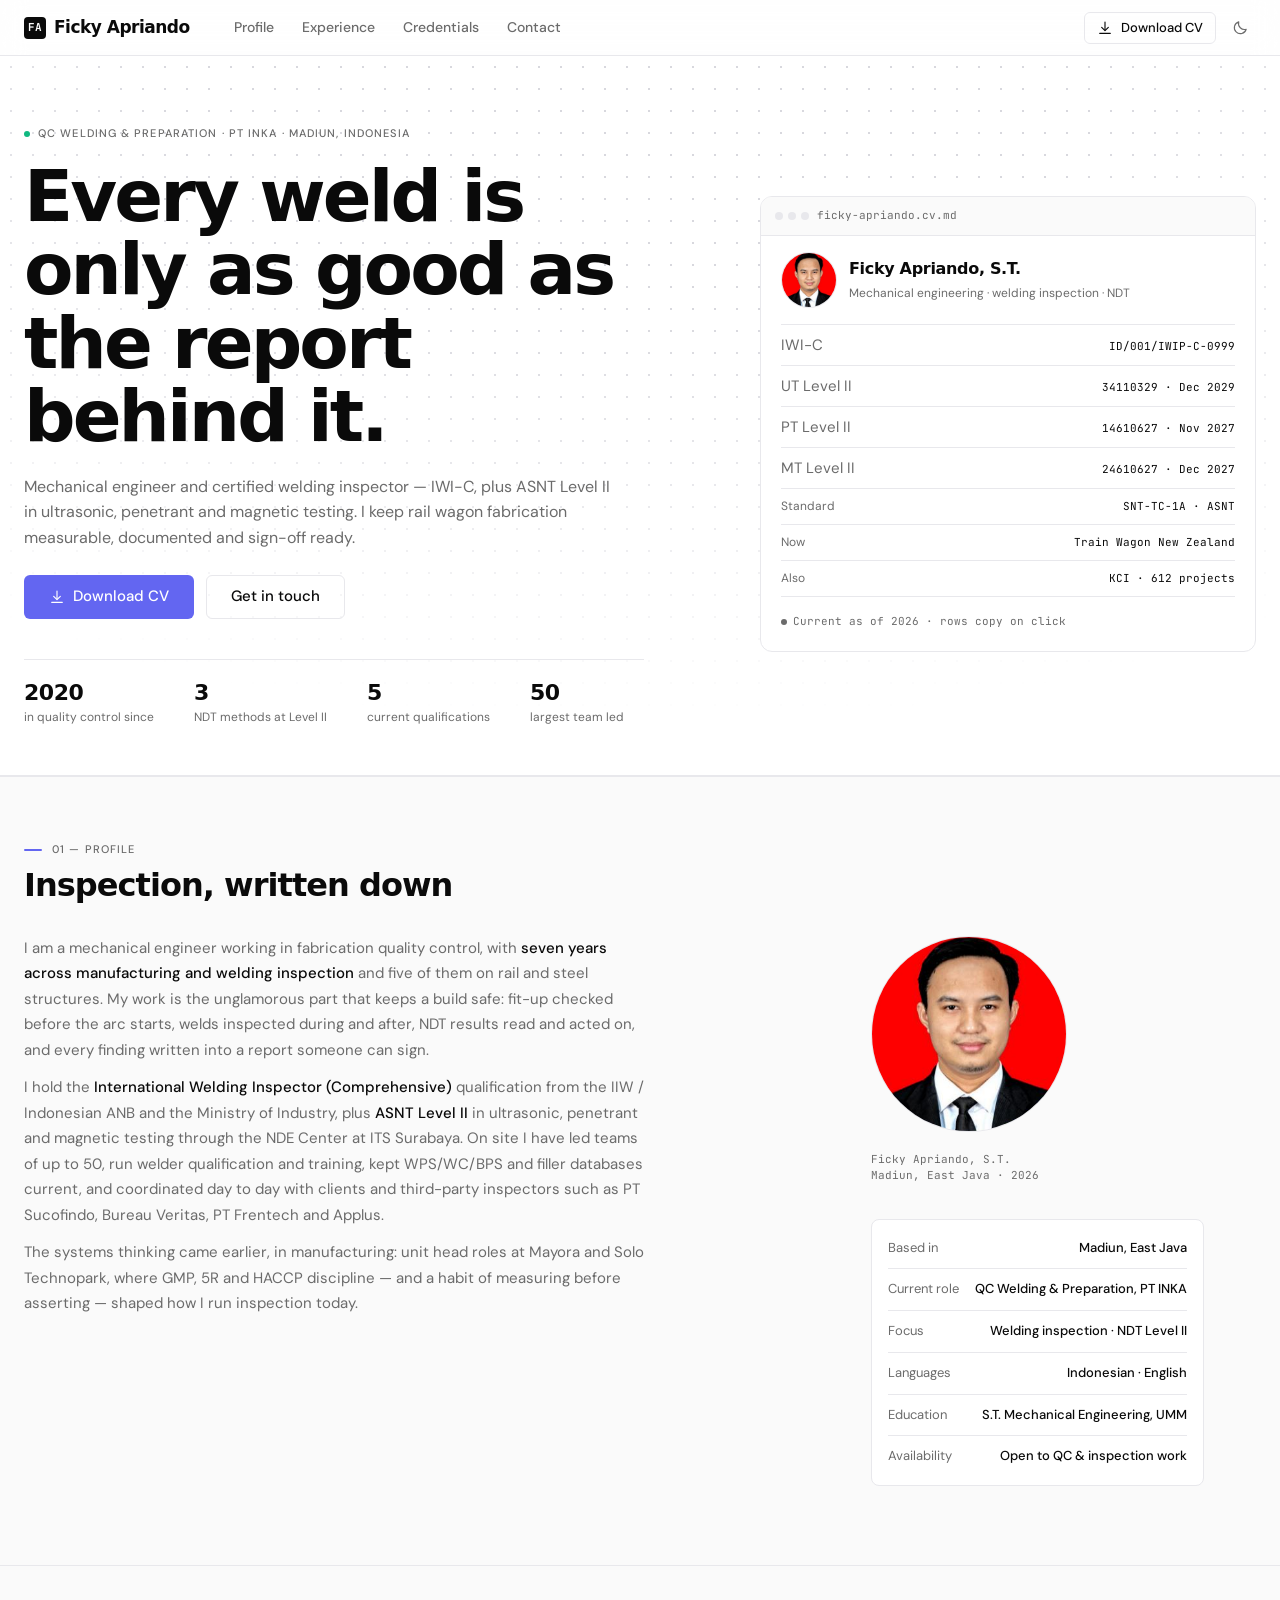
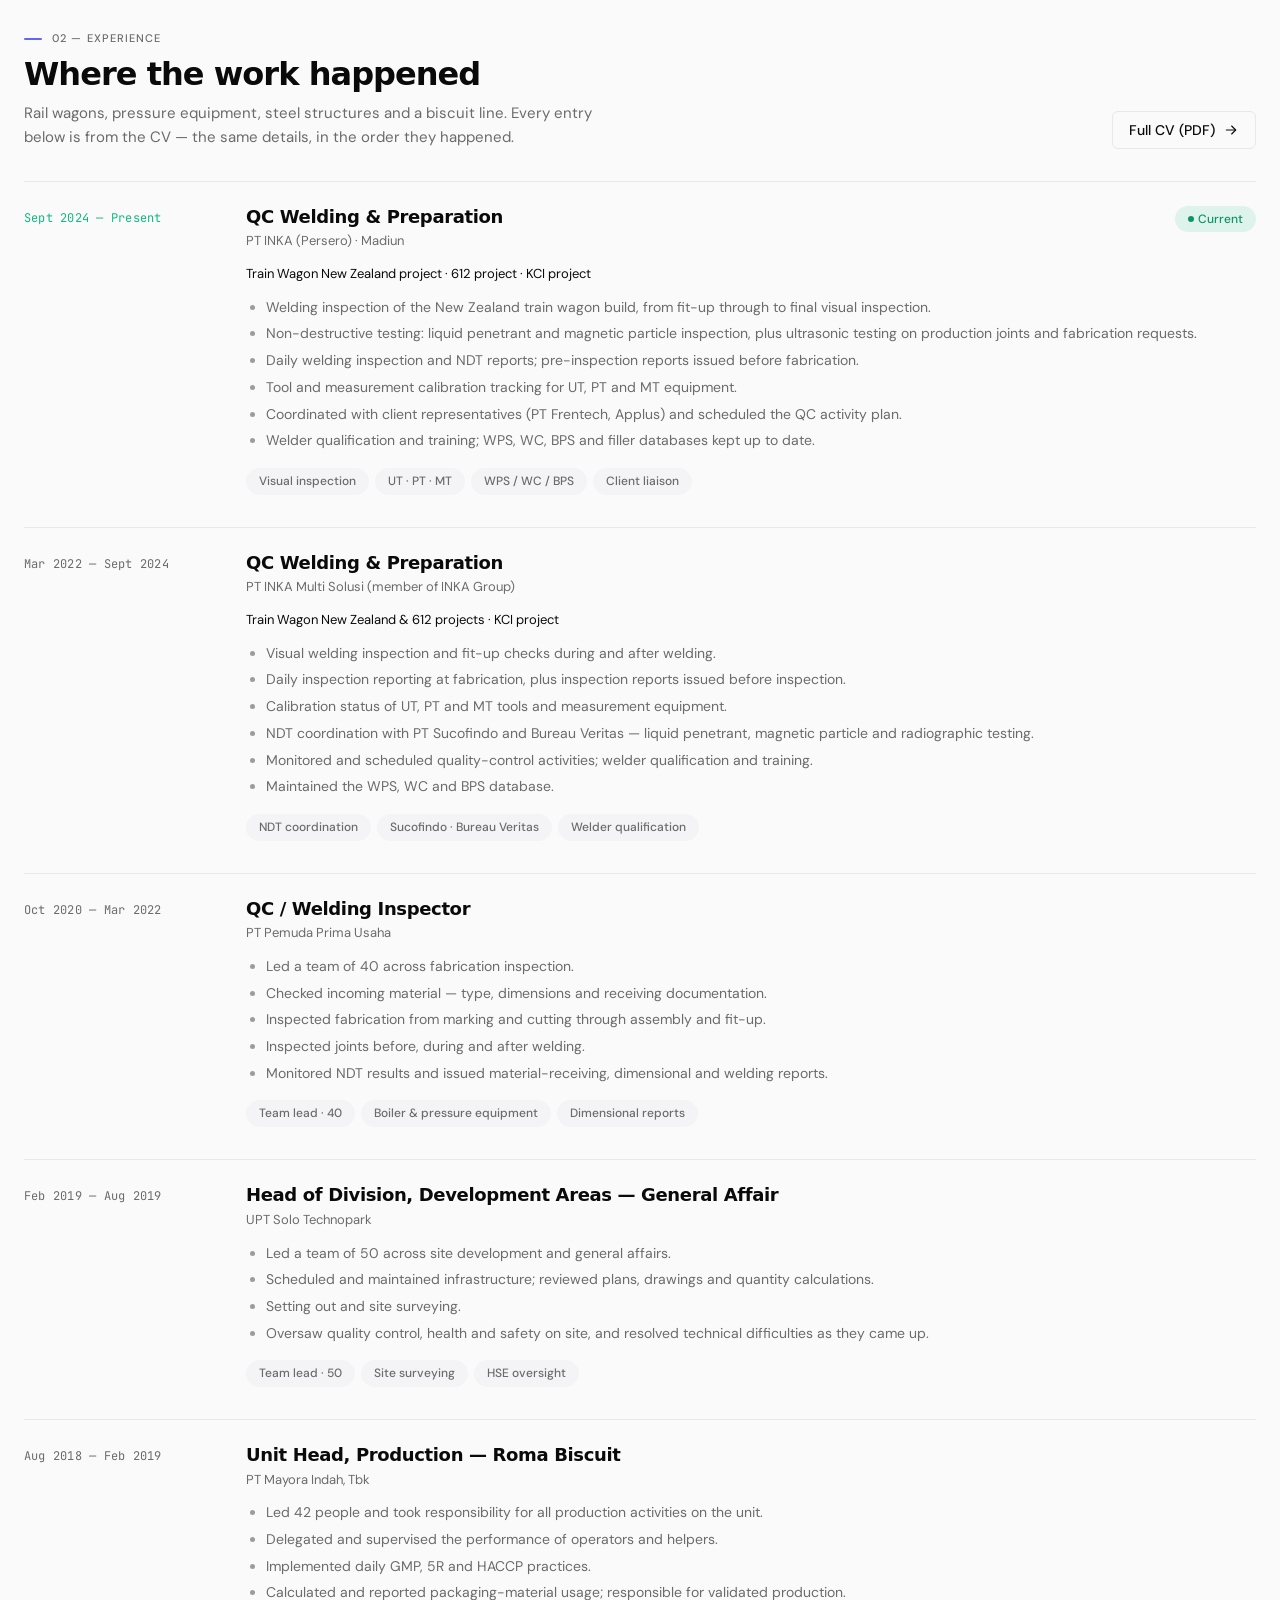
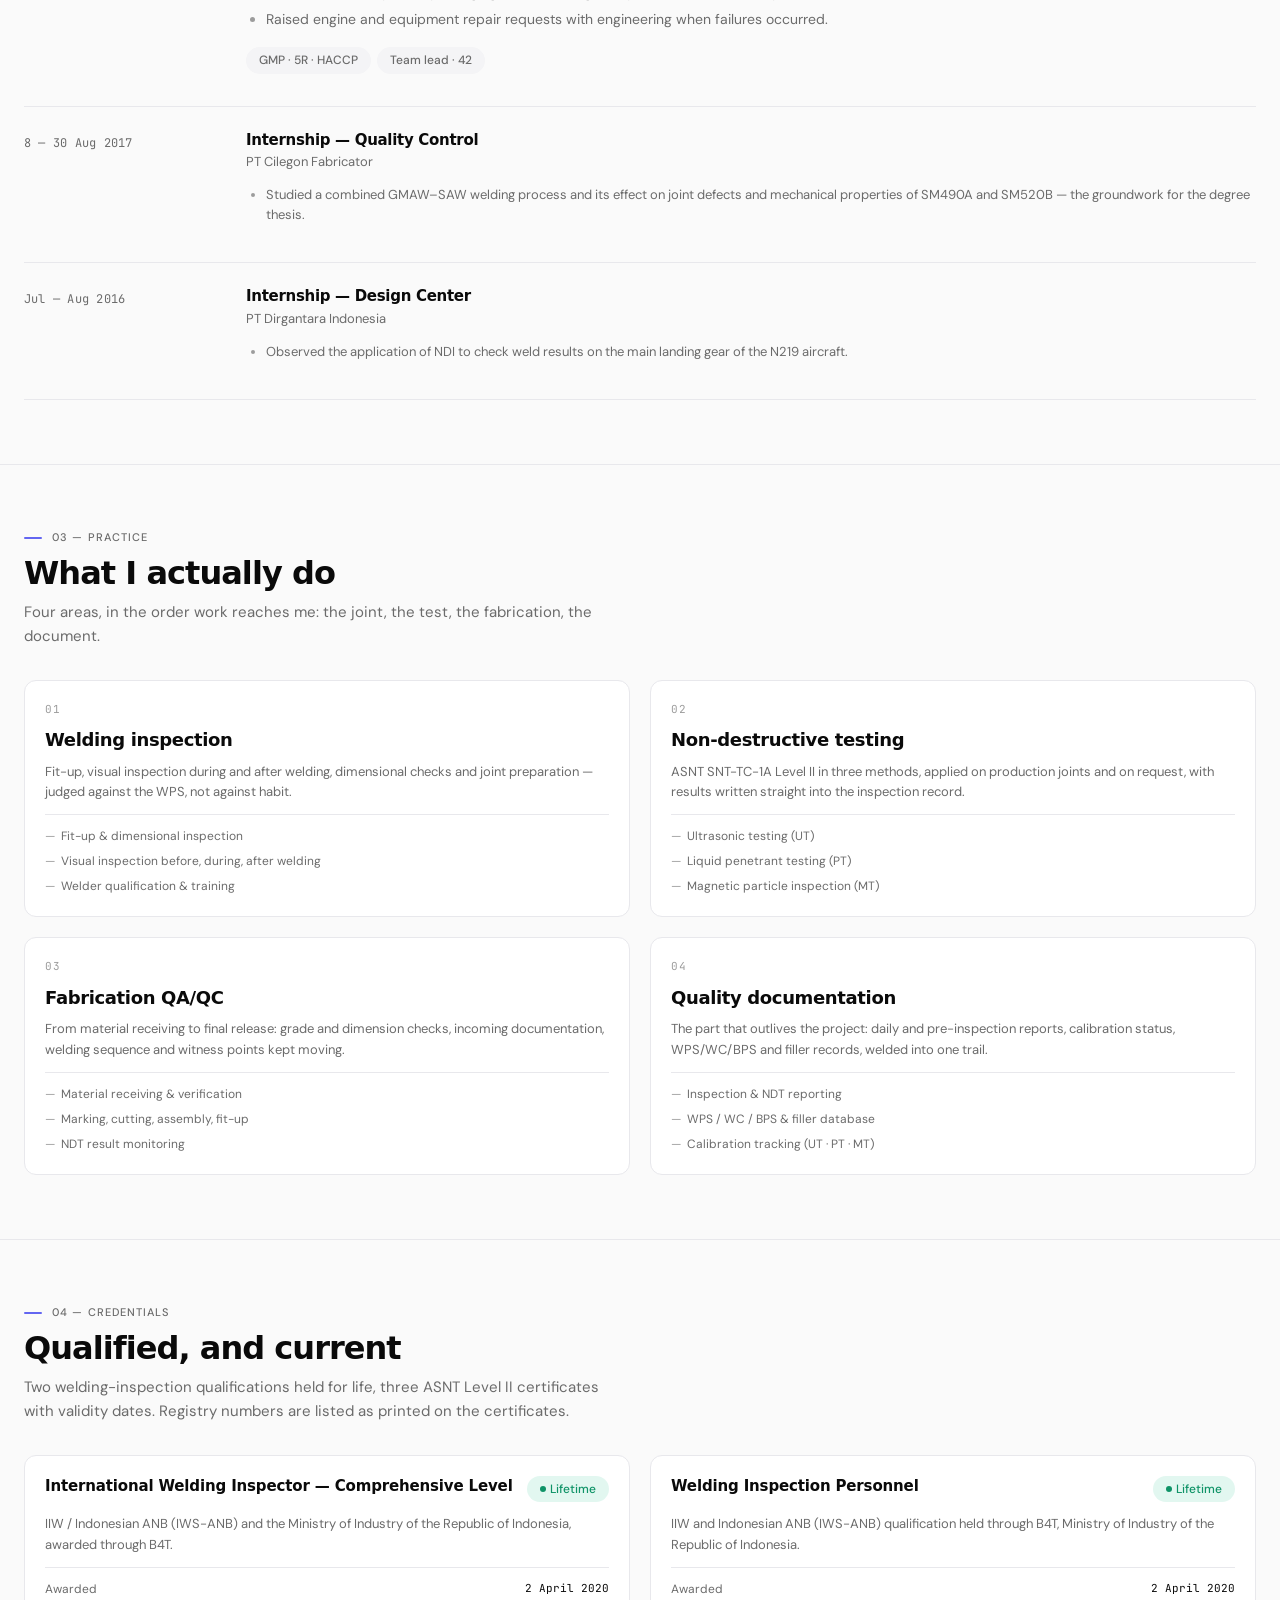
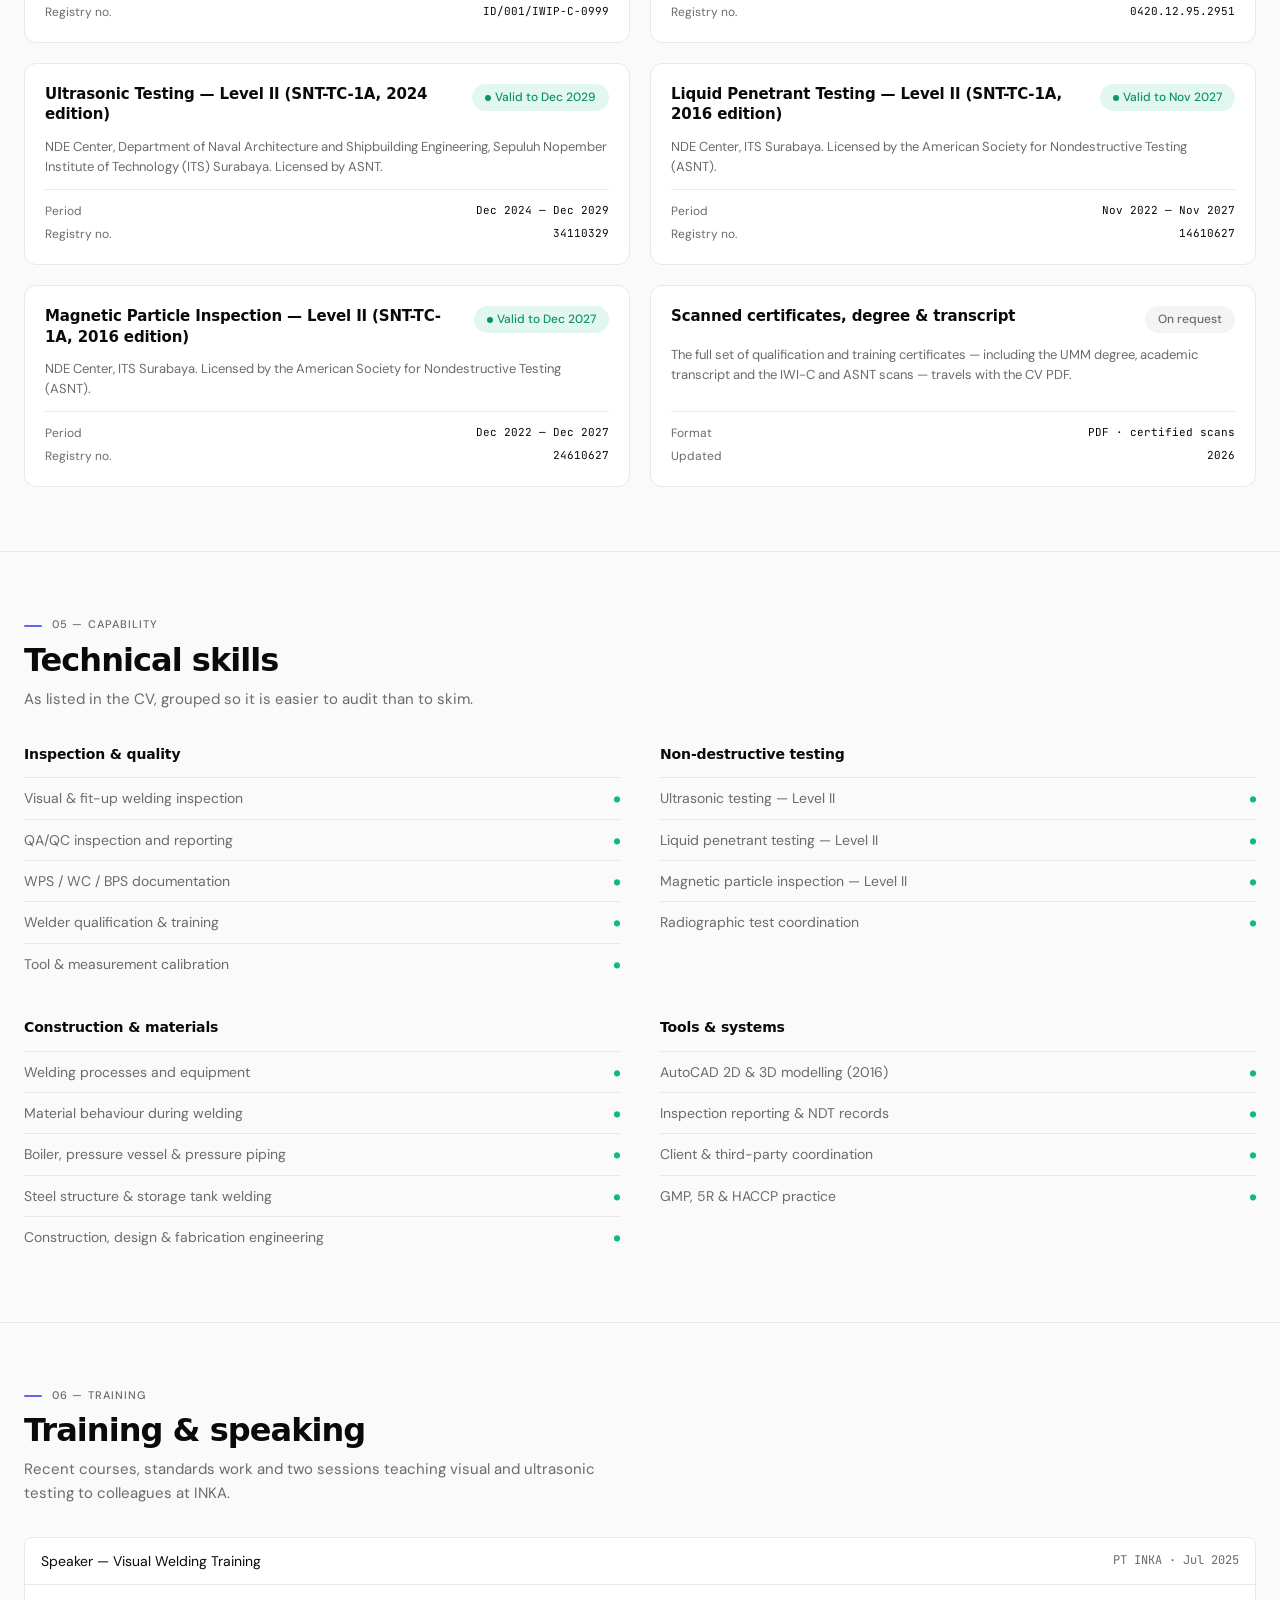
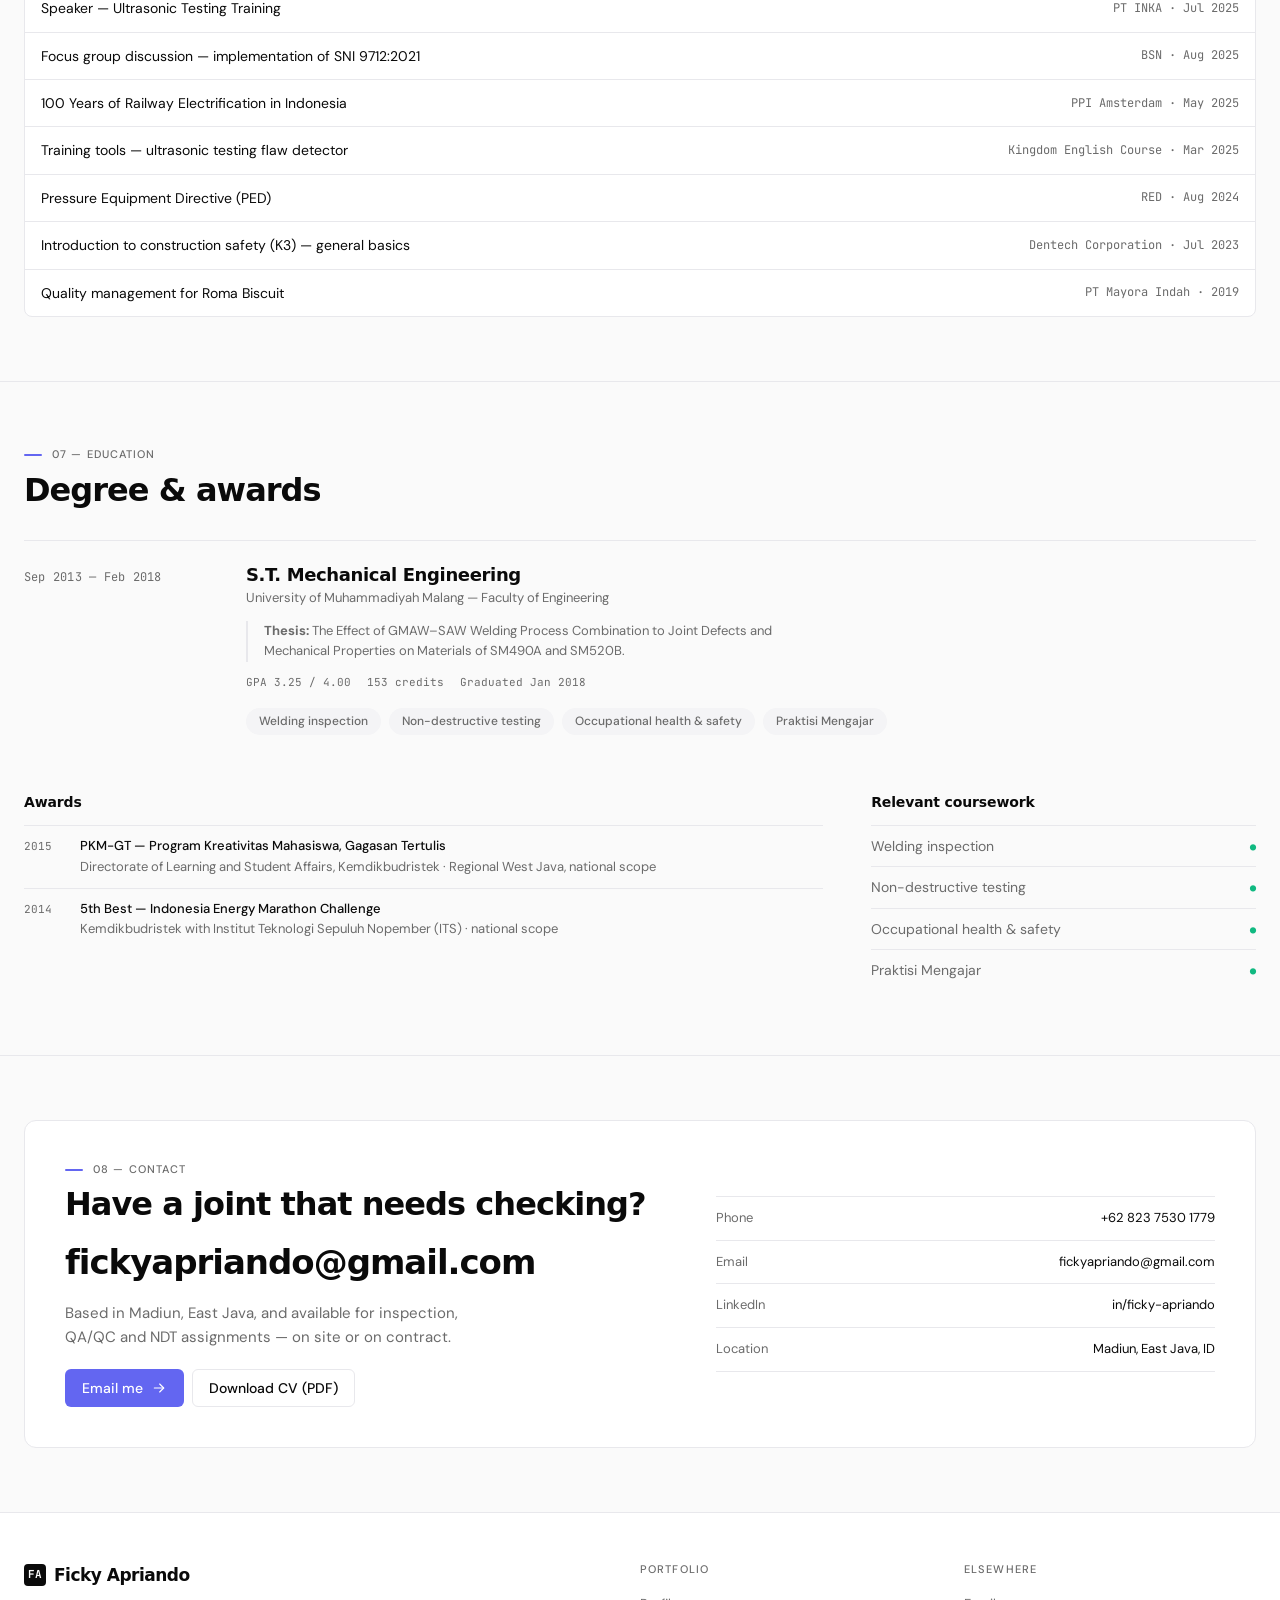
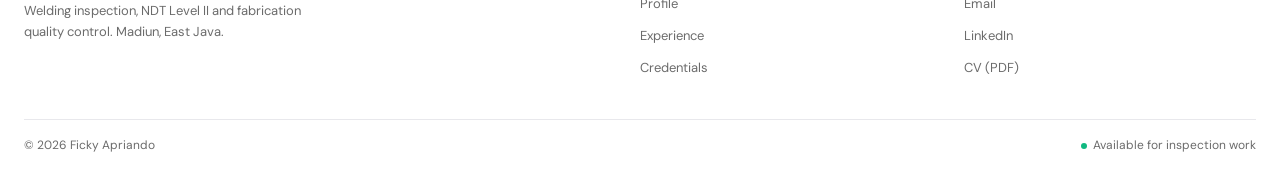
<file: index.html>
<!DOCTYPE html>
<html lang="en" data-page="portfolio">
<head>
<meta charset="utf-8">
<meta name="viewport" content="width=device-width, initial-scale=1">
<title>Ficky Apriando, S.T. — Welding inspector &amp; NDT Level II</title>
<meta name="description" content="Ficky Apriando, S.T. — mechanical engineer, IWI-C welding inspector and ASNT Level II in ultrasonic, penetrant and magnetic testing. QC Welding &amp; Preparation at PT INKA.">
<meta property="og:type" content="profile">
<meta property="og:title" content="Ficky Apriando, S.T. — Welding inspector &amp; NDT Level II">
<meta property="og:description" content="Mechanical engineer and certified welding inspector: IWI-C, ASNT Level II in UT, PT and MT. QC Welding &amp; Preparation at PT INKA, Madiun.">
<meta property="og:image" content="assets/img/ficky-apriando.jpg">
<meta name="twitter:card" content="summary">
<meta name="theme-color" content="#FAFAFA">
<link rel="icon" href="assets/img/favicon-fa.svg" type="image/svg+xml">
<link rel="preconnect" href="https://fonts.googleapis.com">
<link rel="preconnect" href="https://fonts.gstatic.com" crossorigin>
<link rel="preconnect" href="https://api.fontshare.com">
<link rel="preconnect" href="https://cdn.fontshare.com" crossorigin>
<link rel="stylesheet" href="https://api.fontshare.com/v2/css?f[]=general-sans@600,700&display=swap">
<link rel="stylesheet" href="https://fonts.googleapis.com/css2?family=DM+Sans:wght@400;500&family=JetBrains+Mono:wght@400&display=swap">
<script>
  (function () {
    try {
      var params = /[?&]theme=(light|dark)/.exec(window.location.search);
      var stored = localStorage.getItem("genesis-theme");
      var theme = params
        ? params[1]
        : stored || (window.matchMedia("(prefers-color-scheme: dark)").matches ? "dark" : "light");
      document.documentElement.dataset.theme = theme;
    } catch (e) {}

    // Motion hooks. `js` gates the hidden states in motion.css; the timer
    // un-hides everything if motion.js never reports for duty.
    document.documentElement.classList.add("js");
    if (/[?&]motion=off/.test(window.location.search)) {
      document.documentElement.dataset.motion = "off";
    }
    window.setTimeout(function () {
      if (!document.documentElement.dataset.motionReady) {
        document.documentElement.dataset.motion = "off";
      }
    }, 2500);
  })();
</script>
<link rel="stylesheet" href="assets/css/genesis.css">
<link rel="stylesheet" href="assets/css/portfolio.css">
<link rel="stylesheet" href="assets/css/motion.css">
</head>
<body>

<a class="skip-link" href="#main">Skip to content</a>

<header class="nav">
  <div class="container nav__inner">
    <a class="brand" href="index.html" aria-label="Ficky Apriando — home">
      <span class="brand__mark" aria-hidden="true">FA</span>
      <span>Ficky Apriando</span>
    </a>

    <nav class="nav__links" aria-label="Primary">
      <a class="nav-link" href="#profile">Profile</a>
      <a class="nav-link" href="#experience">Experience</a>
      <a class="nav-link" href="#credentials">Credentials</a>
      <a class="nav-link" href="#contact">Contact</a>
    </nav>

    <div class="nav__actions">
      <a class="btn btn--secondary btn--sm" href="assets/cv/Ficky-Apriando-CV-2026.pdf" download>
        <svg viewBox="0 0 24 24" aria-hidden="true"><path d="M12 3v12"/><path d="M7 11l5 5 5-5"/><path d="M4 20h16"/></svg>
        Download CV
      </a>

      <button class="icon-btn" type="button" data-theme-toggle aria-label="Switch to dark theme" title="Dark theme">
        <svg class="icon-moon" viewBox="0 0 24 24" aria-hidden="true"><path d="M20 14.5A8.5 8.5 0 0 1 9.5 4a8.5 8.5 0 1 0 10.5 10.5Z"/></svg>
        <svg class="icon-sun" viewBox="0 0 24 24" aria-hidden="true"><circle cx="12" cy="12" r="4"/><path d="M12 2v2M12 20v2M2 12h2M20 12h2M5 5l1.5 1.5M17.5 17.5L19 19M19 5l-1.5 1.5M6.5 17.5L5 19"/></svg>
      </button>

      <button class="icon-btn nav__burger" type="button" data-drawer-toggle aria-expanded="false" aria-controls="drawer" aria-label="Open menu">
        <svg viewBox="0 0 24 24" aria-hidden="true"><path d="M4 7h16M4 12h16M4 17h16"/></svg>
      </button>
    </div>
  </div>
</header>

<div class="drawer" id="drawer" data-open="false">
  <nav aria-label="Mobile">
    <a class="drawer__link" href="#profile">Profile</a>
    <a class="drawer__link" href="#experience">Experience</a>
    <a class="drawer__link" href="#credentials">Credentials</a>
    <a class="drawer__link" href="#contact">Contact</a>
    <a class="drawer__link" href="assets/cv/Ficky-Apriando-CV-2026.pdf" download>Download CV</a>
  </nav>
</div>

<main id="main">

  <!-- ================================ Hero ================================ -->
  <section class="hero hero--portfolio" aria-labelledby="hero-title">
    <div class="dotgrid" aria-hidden="true"></div>
    <div class="container hero__inner">
      <div class="hero__copy" data-reveal-group>
        <p class="eyebrow hero-loc">
          <span class="status-dot" aria-hidden="true"></span>
          QC welding &amp; preparation · PT INKA · Madiun, Indonesia
        </p>
        <h1 class="display hero__title" id="hero-title">
          Every weld is only as good as the report behind it.
        </h1>
        <p class="hero__sub">
          Mechanical engineer and certified welding inspector — IWI-C, plus ASNT
          Level II in ultrasonic, penetrant and magnetic testing. I keep rail wagon
          fabrication measurable, documented and sign-off ready.
        </p>

        <div class="hero-actions">
          <a class="btn btn--primary btn--lg" href="assets/cv/Ficky-Apriando-CV-2026.pdf" download>
            <svg viewBox="0 0 24 24" aria-hidden="true"><path d="M12 3v12"/><path d="M7 11l5 5 5-5"/><path d="M4 20h16"/></svg>
            Download CV
          </a>
          <a class="btn btn--secondary btn--lg" href="#contact">Get in touch</a>
        </div>

        <div class="hero__stats">
          <div class="hero-stat"><span class="hero-stat__value">2020</span><span class="hero-stat__label">in quality control since</span></div>
          <div class="hero-stat"><span class="hero-stat__value">3</span><span class="hero-stat__label">NDT methods at Level II</span></div>
          <div class="hero-stat"><span class="hero-stat__value">5</span><span class="hero-stat__label">current qualifications</span></div>
          <div class="hero-stat"><span class="hero-stat__value">50</span><span class="hero-stat__label">largest team led</span></div>
        </div>
      </div>

      <div class="sheet" aria-label="Credential summary">
        <div class="sheet__bar">
          <span class="specimen__dots"><span class="specimen__dot"></span><span class="specimen__dot"></span><span class="specimen__dot"></span></span>
          <span class="sheet__file">ficky-apriando.cv.md</span>
        </div>
        <div class="sheet__body">
          <div class="sheet__head">
            <span class="portrait">
              <img src="assets/img/ficky-apriando.jpg" alt="Portrait of Ficky Apriando" width="336" height="344">
            </span>
            <div>
              <p class="sheet__name">Ficky Apriando, S.T.</p>
              <p class="sheet__role">Mechanical engineering · welding inspection · NDT</p>
            </div>
          </div>

          <div class="sheet__grid">
            <button type="button" class="sheet__row sheet__row--copy" data-copy-value="ID/001/IWIP-C-0999" title="Copy IWI-C registration number"><span>IWI-C</span><span>ID/001/IWIP-C-0999</span></button>
            <button type="button" class="sheet__row sheet__row--copy" data-copy-value="34110329" title="Copy UT Level II certificate number"><span>UT Level II</span><span>34110329 · Dec 2029</span></button>
            <button type="button" class="sheet__row sheet__row--copy" data-copy-value="14610627" title="Copy PT Level II certificate number"><span>PT Level II</span><span>14610627 · Nov 2027</span></button>
            <button type="button" class="sheet__row sheet__row--copy" data-copy-value="24610627" title="Copy MT Level II certificate number"><span>MT Level II</span><span>24610627 · Dec 2027</span></button>
            <div class="sheet__row"><span>Standard</span><span>SNT-TC-1A · ASNT</span></div>
            <div class="sheet__row"><span>Now</span><span>Train Wagon New Zealand</span></div>
            <div class="sheet__row"><span>Also</span><span>KCI · 612 projects</span></div>
          </div>

          <p class="sheet__foot"><span class="status-dot" aria-hidden="true"></span>Current as of 2026 · rows copy on click</p>
        </div>
      </div>
    </div>
  </section>

  <!-- ============================== Profile ============================== -->
  <section class="section" id="profile" aria-labelledby="profile-title">
    <div class="container">
      <div class="section-head">
        <div>
          <p class="eyebrow">01 — Profile</p>
          <h2 class="section-head__title" id="profile-title">Inspection, written down</h2>
        </div>
      </div>

      <div class="split">
        <div class="prose-lg">
          <p>
            I am a mechanical engineer working in fabrication quality control, with
            <strong>seven years across manufacturing and welding inspection</strong> and
            five of them on rail and steel structures. My work is the unglamorous part
            that keeps a build safe: fit-up checked before the arc starts, welds
            inspected during and after, NDT results read and acted on, and every
            finding written into a report someone can sign.
          </p>
          <p>
            I hold the <strong>International Welding Inspector (Comprehensive)</strong>
            qualification from the IIW / Indonesian ANB and the Ministry of Industry,
            plus <strong>ASNT Level II</strong> in ultrasonic, penetrant and magnetic
            testing through the NDE Center at ITS Surabaya. On site I have led teams of
            up to 50, run welder qualification and training, kept WPS/WC/BPS and filler
            databases current, and coordinated day to day with clients and third-party
            inspectors such as PT Sucofindo, Bureau Veritas, PT Frentech and Applus.
          </p>
          <p>
            The systems thinking came earlier, in manufacturing: unit head roles at
            Mayora and Solo Technopark, where GMP, 5R and HACCP discipline — and a
            habit of measuring before asserting — shaped how I run inspection today.
          </p>
        </div>

        <div class="profile-aside">
          <figure class="profile-figure">
            <span class="portrait portrait--lg">
              <img src="assets/img/ficky-apriando.jpg" alt="Ficky Apriando, welding inspector" width="336" height="344" loading="lazy" decoding="async">
            </span>
            <figcaption>Ficky Apriando, S.T.<br>Madiun, East Java · 2026</figcaption>
          </figure>

          <dl class="facts">
            <div class="fact"><dt>Based in</dt><dd>Madiun, East Java</dd></div>
            <div class="fact"><dt>Current role</dt><dd>QC Welding &amp; Preparation, PT INKA</dd></div>
            <div class="fact"><dt>Focus</dt><dd>Welding inspection · NDT Level II</dd></div>
            <div class="fact"><dt>Languages</dt><dd>Indonesian · English</dd></div>
            <div class="fact"><dt>Education</dt><dd>S.T. Mechanical Engineering, UMM</dd></div>
            <div class="fact"><dt>Availability</dt><dd>Open to QC &amp; inspection work</dd></div>
          </dl>
        </div>
      </div>
    </div>
  </section>

  <!-- ============================= Experience ============================ -->
  <section class="section" id="experience" aria-labelledby="experience-title">
    <div class="container">
      <div class="section-head">
        <div>
          <p class="eyebrow">02 — Experience</p>
          <h2 class="section-head__title" id="experience-title">Where the work happened</h2>
          <p class="section-head__desc">
            Rail wagons, pressure equipment, steel structures and a biscuit line.
            Every entry below is from the CV — the same details, in the order they happened.
          </p>
        </div>
        <a class="btn btn--secondary" href="assets/cv/Ficky-Apriando-CV-2026.pdf" download>
          Full CV (PDF)
          <svg viewBox="0 0 24 24" aria-hidden="true"><path d="M5 12h14"/><path d="M13 6l6 6-6 6"/></svg>
        </a>
      </div>

      <div class="timeline">
        <article class="timeline__item">
          <p class="timeline__when"><span class="timeline__now">Sept 2024 — Present</span></p>
          <div>
            <div class="timeline__head">
              <div>
                <h3 class="timeline__role">QC Welding &amp; Preparation</h3>
                <p class="timeline__org">PT INKA (Persero) · Madiun</p>
              </div>
              <span class="chip chip--status-published"><span class="status-dot"></span>Current</span>
            </div>
            <p class="timeline__project">
              Train Wagon New Zealand project · 612 project · KCI project
            </p>
            <ul class="timeline__list">
              <li>Welding inspection of the New Zealand train wagon build, from fit-up through to final visual inspection.</li>
              <li>Non-destructive testing: liquid penetrant and magnetic particle inspection, plus ultrasonic testing on production joints and fabrication requests.</li>
              <li>Daily welding inspection and NDT reports; pre-inspection reports issued before fabrication.</li>
              <li>Tool and measurement calibration tracking for UT, PT and MT equipment.</li>
              <li>Coordinated with client representatives (PT Frentech, Applus) and scheduled the QC activity plan.</li>
              <li>Welder qualification and training; WPS, WC, BPS and filler databases kept up to date.</li>
            </ul>
            <div class="timeline__tags">
              <span class="chip">Visual inspection</span>
              <span class="chip">UT · PT · MT</span>
              <span class="chip">WPS / WC / BPS</span>
              <span class="chip">Client liaison</span>
            </div>
          </div>
        </article>

        <article class="timeline__item">
          <p class="timeline__when">Mar 2022 — Sept 2024</p>
          <div>
            <div class="timeline__head">
              <div>
                <h3 class="timeline__role">QC Welding &amp; Preparation</h3>
                <p class="timeline__org">PT INKA Multi Solusi (member of INKA Group)</p>
              </div>
            </div>
            <p class="timeline__project">
              Train Wagon New Zealand &amp; 612 projects · KCI project
            </p>
            <ul class="timeline__list">
              <li>Visual welding inspection and fit-up checks during and after welding.</li>
              <li>Daily inspection reporting at fabrication, plus inspection reports issued before inspection.</li>
              <li>Calibration status of UT, PT and MT tools and measurement equipment.</li>
              <li>NDT coordination with PT Sucofindo and Bureau Veritas — liquid penetrant, magnetic particle and radiographic testing.</li>
              <li>Monitored and scheduled quality-control activities; welder qualification and training.</li>
              <li>Maintained the WPS, WC and BPS database.</li>
            </ul>
            <div class="timeline__tags">
              <span class="chip">NDT coordination</span>
              <span class="chip">Sucofindo · Bureau Veritas</span>
              <span class="chip">Welder qualification</span>
            </div>
          </div>
        </article>

        <article class="timeline__item">
          <p class="timeline__when">Oct 2020 — Mar 2022</p>
          <div>
            <div class="timeline__head">
              <div>
                <h3 class="timeline__role">QC / Welding Inspector</h3>
                <p class="timeline__org">PT Pemuda Prima Usaha</p>
              </div>
            </div>
            <ul class="timeline__list">
              <li>Led a team of 40 across fabrication inspection.</li>
              <li>Checked incoming material — type, dimensions and receiving documentation.</li>
              <li>Inspected fabrication from marking and cutting through assembly and fit-up.</li>
              <li>Inspected joints before, during and after welding.</li>
              <li>Monitored NDT results and issued material-receiving, dimensional and welding reports.</li>
            </ul>
            <div class="timeline__tags">
              <span class="chip">Team lead · 40</span>
              <span class="chip">Boiler &amp; pressure equipment</span>
              <span class="chip">Dimensional reports</span>
            </div>
          </div>
        </article>

        <article class="timeline__item">
          <p class="timeline__when">Feb 2019 — Aug 2019</p>
          <div>
            <div class="timeline__head">
              <div>
                <h3 class="timeline__role">Head of Division, Development Areas — General Affair</h3>
                <p class="timeline__org">UPT Solo Technopark</p>
              </div>
            </div>
            <ul class="timeline__list">
              <li>Led a team of 50 across site development and general affairs.</li>
              <li>Scheduled and maintained infrastructure; reviewed plans, drawings and quantity calculations.</li>
              <li>Setting out and site surveying.</li>
              <li>Oversaw quality control, health and safety on site, and resolved technical difficulties as they came up.</li>
            </ul>
            <div class="timeline__tags">
              <span class="chip">Team lead · 50</span>
              <span class="chip">Site surveying</span>
              <span class="chip">HSE oversight</span>
            </div>
          </div>
        </article>

        <article class="timeline__item">
          <p class="timeline__when">Aug 2018 — Feb 2019</p>
          <div>
            <div class="timeline__head">
              <div>
                <h3 class="timeline__role">Unit Head, Production — Roma Biscuit</h3>
                <p class="timeline__org">PT Mayora Indah, Tbk</p>
              </div>
            </div>
            <ul class="timeline__list">
              <li>Led 42 people and took responsibility for all production activities on the unit.</li>
              <li>Delegated and supervised the performance of operators and helpers.</li>
              <li>Implemented daily GMP, 5R and HACCP practices.</li>
              <li>Calculated and reported packaging-material usage; responsible for validated production.</li>
              <li>Raised engine and equipment repair requests with engineering when failures occurred.</li>
            </ul>
            <div class="timeline__tags">
              <span class="chip">GMP · 5R · HACCP</span>
              <span class="chip">Team lead · 42</span>
            </div>
          </div>
        </article>

        <article class="timeline__item timeline__item--minor">
          <p class="timeline__when">8 — 30 Aug 2017</p>
          <div>
            <div class="timeline__head">
              <div>
                <h3 class="timeline__role">Internship — Quality Control</h3>
                <p class="timeline__org">PT Cilegon Fabricator</p>
              </div>
            </div>
            <ul class="timeline__list">
              <li>Studied a combined GMAW–SAW welding process and its effect on joint defects and mechanical properties of SM490A and SM520B — the groundwork for the degree thesis.</li>
            </ul>
          </div>
        </article>

        <article class="timeline__item timeline__item--minor">
          <p class="timeline__when">Jul — Aug 2016</p>
          <div>
            <div class="timeline__head">
              <div>
                <h3 class="timeline__role">Internship — Design Center</h3>
                <p class="timeline__org">PT Dirgantara Indonesia</p>
              </div>
            </div>
            <ul class="timeline__list">
              <li>Observed the application of NDI to check weld results on the main landing gear of the N219 aircraft.</li>
            </ul>
          </div>
        </article>
      </div>
    </div>
  </section>

  <!-- ============================ What I do ============================== -->
  <section class="section" id="focus" aria-labelledby="focus-title">
    <div class="container">
      <div class="section-head">
        <div>
          <p class="eyebrow">03 — Practice</p>
          <h2 class="section-head__title" id="focus-title">What I actually do</h2>
          <p class="section-head__desc">
            Four areas, in the order work reaches me: the joint, the test, the
            fabrication, the document.
          </p>
        </div>
      </div>

      <div class="focus-grid">
        <article class="focus">
          <p class="focus__num">01</p>
          <h3 class="focus__title">Welding inspection</h3>
          <p class="focus__desc">
            Fit-up, visual inspection during and after welding, dimensional checks and
            joint preparation — judged against the WPS, not against habit.
          </p>
          <ul class="focus__list">
            <li>Fit-up &amp; dimensional inspection</li>
            <li>Visual inspection before, during, after welding</li>
            <li>Welder qualification &amp; training</li>
          </ul>
        </article>

        <article class="focus">
          <p class="focus__num">02</p>
          <h3 class="focus__title">Non-destructive testing</h3>
          <p class="focus__desc">
            ASNT SNT-TC-1A Level II in three methods, applied on production joints and
            on request, with results written straight into the inspection record.
          </p>
          <ul class="focus__list">
            <li>Ultrasonic testing (UT)</li>
            <li>Liquid penetrant testing (PT)</li>
            <li>Magnetic particle inspection (MT)</li>
          </ul>
        </article>

        <article class="focus">
          <p class="focus__num">03</p>
          <h3 class="focus__title">Fabrication QA/QC</h3>
          <p class="focus__desc">
            From material receiving to final release: grade and dimension checks,
            incoming documentation, welding sequence and witness points kept moving.
          </p>
          <ul class="focus__list">
            <li>Material receiving &amp; verification</li>
            <li>Marking, cutting, assembly, fit-up</li>
            <li>NDT result monitoring</li>
          </ul>
        </article>

        <article class="focus">
          <p class="focus__num">04</p>
          <h3 class="focus__title">Quality documentation</h3>
          <p class="focus__desc">
            The part that outlives the project: daily and pre-inspection reports,
            calibration status, WPS/WC/BPS and filler records, welded into one trail.
          </p>
          <ul class="focus__list">
            <li>Inspection &amp; NDT reporting</li>
            <li>WPS / WC / BPS &amp; filler database</li>
            <li>Calibration tracking (UT · PT · MT)</li>
          </ul>
        </article>
      </div>
    </div>
  </section>

  <!-- ============================ Credentials ============================ -->
  <section class="section" id="credentials" aria-labelledby="credentials-title">
    <div class="container">
      <div class="section-head">
        <div>
          <p class="eyebrow">04 — Credentials</p>
          <h2 class="section-head__title" id="credentials-title">Qualified, and current</h2>
          <p class="section-head__desc">
            Two welding-inspection qualifications held for life, three ASNT Level II
            certificates with validity dates. Registry numbers are listed as printed on
            the certificates.
          </p>
        </div>
      </div>

      <div class="cert-grid">
        <article class="cert">
          <div class="cert__head">
            <h3 class="cert__title">International Welding Inspector — Comprehensive Level</h3>
            <span class="chip chip--status-published"><span class="status-dot"></span>Lifetime</span>
          </div>
          <p class="cert__body">
            IIW / Indonesian ANB (IWS-ANB) and the Ministry of Industry of the Republic
            of Indonesia, awarded through B4T.
          </p>
          <div class="cert__rows">
            <div class="cert__row"><span>Awarded</span><span>2 April 2020</span></div>
            <div class="cert__row"><span>Registry no.</span><span>ID/001/IWIP-C-0999</span></div>
          </div>
        </article>

        <article class="cert">
          <div class="cert__head">
            <h3 class="cert__title">Welding Inspection Personnel</h3>
            <span class="chip chip--status-published"><span class="status-dot"></span>Lifetime</span>
          </div>
          <p class="cert__body">
            IIW and Indonesian ANB (IWS-ANB) qualification held through B4T, Ministry of
            Industry of the Republic of Indonesia.
          </p>
          <div class="cert__rows">
            <div class="cert__row"><span>Awarded</span><span>2 April 2020</span></div>
            <div class="cert__row"><span>Registry no.</span><span>0420.12.95.2951</span></div>
          </div>
        </article>

        <article class="cert">
          <div class="cert__head">
            <h3 class="cert__title">Ultrasonic Testing — Level II (SNT-TC-1A, 2024 edition)</h3>
            <span class="chip chip--valid"><span class="status-dot"></span>Valid to Dec 2029</span>
          </div>
          <p class="cert__body">
            NDE Center, Department of Naval Architecture and Shipbuilding Engineering,
            Sepuluh Nopember Institute of Technology (ITS) Surabaya. Licensed by ASNT.
          </p>
          <div class="cert__rows">
            <div class="cert__row"><span>Period</span><span>Dec 2024 — Dec 2029</span></div>
            <div class="cert__row"><span>Registry no.</span><span>34110329</span></div>
          </div>
        </article>

        <article class="cert">
          <div class="cert__head">
            <h3 class="cert__title">Liquid Penetrant Testing — Level II (SNT-TC-1A, 2016 edition)</h3>
            <span class="chip chip--valid"><span class="status-dot"></span>Valid to Nov 2027</span>
          </div>
          <p class="cert__body">
            NDE Center, ITS Surabaya. Licensed by the American Society for
            Nondestructive Testing (ASNT).
          </p>
          <div class="cert__rows">
            <div class="cert__row"><span>Period</span><span>Nov 2022 — Nov 2027</span></div>
            <div class="cert__row"><span>Registry no.</span><span>14610627</span></div>
          </div>
        </article>

        <article class="cert">
          <div class="cert__head">
            <h3 class="cert__title">Magnetic Particle Inspection — Level II (SNT-TC-1A, 2016 edition)</h3>
            <span class="chip chip--valid"><span class="status-dot"></span>Valid to Dec 2027</span>
          </div>
          <p class="cert__body">
            NDE Center, ITS Surabaya. Licensed by the American Society for
            Nondestructive Testing (ASNT).
          </p>
          <div class="cert__rows">
            <div class="cert__row"><span>Period</span><span>Dec 2022 — Dec 2027</span></div>
            <div class="cert__row"><span>Registry no.</span><span>24610627</span></div>
          </div>
        </article>

        <article class="cert">
          <div class="cert__head">
            <h3 class="cert__title">Scanned certificates, degree &amp; transcript</h3>
            <span class="chip">On request</span>
          </div>
          <p class="cert__body">
            The full set of qualification and training certificates — including the
            UMM degree, academic transcript and the IWI-C and ASNT scans — travels
            with the CV PDF.
          </p>
          <div class="cert__rows">
            <div class="cert__row"><span>Format</span><span>PDF · certified scans</span></div>
            <div class="cert__row"><span>Updated</span><span>2026</span></div>
          </div>
        </article>
      </div>
    </div>
  </section>

  <!-- ============================== Skills =============================== -->
  <section class="section" id="skills" aria-labelledby="skills-title">
    <div class="container">
      <div class="section-head">
        <div>
          <p class="eyebrow">05 — Capability</p>
          <h2 class="section-head__title" id="skills-title">Technical skills</h2>
          <p class="section-head__desc">As listed in the CV, grouped so it is easier to audit than to skim.</p>
        </div>
      </div>

      <div class="skill-groups">
        <div>
          <p class="skill-group__title">Inspection &amp; quality</p>
          <div class="skill"><span>Visual &amp; fit-up welding inspection</span><span class="skill__mark">●</span></div>
          <div class="skill"><span>QA/QC inspection and reporting</span><span class="skill__mark">●</span></div>
          <div class="skill"><span>WPS / WC / BPS documentation</span><span class="skill__mark">●</span></div>
          <div class="skill"><span>Welder qualification &amp; training</span><span class="skill__mark">●</span></div>
          <div class="skill"><span>Tool &amp; measurement calibration</span><span class="skill__mark">●</span></div>
        </div>

        <div>
          <p class="skill-group__title">Non-destructive testing</p>
          <div class="skill"><span>Ultrasonic testing — Level II</span><span class="skill__mark">●</span></div>
          <div class="skill"><span>Liquid penetrant testing — Level II</span><span class="skill__mark">●</span></div>
          <div class="skill"><span>Magnetic particle inspection — Level II</span><span class="skill__mark">●</span></div>
          <div class="skill"><span>Radiographic test coordination</span><span class="skill__mark">●</span></div>
        </div>

        <div>
          <p class="skill-group__title">Construction &amp; materials</p>
          <div class="skill"><span>Welding processes and equipment</span><span class="skill__mark">●</span></div>
          <div class="skill"><span>Material behaviour during welding</span><span class="skill__mark">●</span></div>
          <div class="skill"><span>Boiler, pressure vessel &amp; pressure piping</span><span class="skill__mark">●</span></div>
          <div class="skill"><span>Steel structure &amp; storage tank welding</span><span class="skill__mark">●</span></div>
          <div class="skill"><span>Construction, design &amp; fabrication engineering</span><span class="skill__mark">●</span></div>
        </div>

        <div>
          <p class="skill-group__title">Tools &amp; systems</p>
          <div class="skill"><span>AutoCAD 2D &amp; 3D modelling (2016)</span><span class="skill__mark">●</span></div>
          <div class="skill"><span>Inspection reporting &amp; NDT records</span><span class="skill__mark">●</span></div>
          <div class="skill"><span>Client &amp; third-party coordination</span><span class="skill__mark">●</span></div>
          <div class="skill"><span>GMP, 5R &amp; HACCP practice</span><span class="skill__mark">●</span></div>
        </div>
      </div>
    </div>
  </section>

  <!-- ============================= Training ============================== -->
  <section class="section" id="training" aria-labelledby="training-title">
    <div class="container">
      <div class="section-head">
        <div>
          <p class="eyebrow">06 — Training</p>
          <h2 class="section-head__title" id="training-title">Training &amp; speaking</h2>
          <p class="section-head__desc">
            Recent courses, standards work and two sessions teaching visual and
            ultrasonic testing to colleagues at INKA.
          </p>
        </div>
      </div>

      <div class="list">
        <div class="list__row">
          <span>Speaker — Visual Welding Training</span>
          <span class="list__meta">PT INKA · Jul 2025</span>
        </div>
        <div class="list__row">
          <span>Speaker — Ultrasonic Testing Training</span>
          <span class="list__meta">PT INKA · Jul 2025</span>
        </div>
        <div class="list__row">
          <span>Focus group discussion — implementation of SNI 9712:2021</span>
          <span class="list__meta">BSN · Aug 2025</span>
        </div>
        <div class="list__row">
          <span>100 Years of Railway Electrification in Indonesia</span>
          <span class="list__meta">PPI Amsterdam · May 2025</span>
        </div>
        <div class="list__row">
          <span>Training tools — ultrasonic testing flaw detector</span>
          <span class="list__meta">Kingdom English Course · Mar 2025</span>
        </div>
        <div class="list__row">
          <span>Pressure Equipment Directive (PED)</span>
          <span class="list__meta">RED · Aug 2024</span>
        </div>
        <div class="list__row">
          <span>Introduction to construction safety (K3) — general basics</span>
          <span class="list__meta">Dentech Corporation · Jul 2023</span>
        </div>
        <div class="list__row">
          <span>Quality management for Roma Biscuit</span>
          <span class="list__meta">PT Mayora Indah · 2019</span>
        </div>
      </div>
    </div>
  </section>

  <!-- ============================ Education ============================== -->
  <section class="section" id="education" aria-labelledby="education-title">
    <div class="container">
      <div class="section-head">
        <div>
          <p class="eyebrow">07 — Education</p>
          <h2 class="section-head__title" id="education-title">Degree &amp; awards</h2>
        </div>
      </div>

      <div class="edu">
        <p class="timeline__when">Sep 2013 — Feb 2018</p>
        <div>
          <h3 class="edu__degree">S.T. Mechanical Engineering</h3>
          <p class="edu__school">University of Muhammadiyah Malang — Faculty of Engineering</p>
          <p class="edu__thesis">
            <strong>Thesis:</strong> The Effect of GMAW–SAW Welding Process Combination
            to Joint Defects and Mechanical Properties on Materials of SM490A and SM520B.
          </p>
          <div class="edu__meta">
            <span>GPA 3.25 / 4.00</span>
            <span>153 credits</span>
            <span>Graduated Jan 2018</span>
          </div>
          <div class="chip-row mt-4">
            <span class="chip">Welding inspection</span>
            <span class="chip">Non-destructive testing</span>
            <span class="chip">Occupational health &amp; safety</span>
            <span class="chip">Praktisi Mengajar</span>
          </div>
        </div>
      </div>

      <div class="split mt-8">
        <div>
          <p class="skill-group__title">Awards</p>
          <div class="award">
            <span class="award__year">2015</span>
            <span class="award__body">
              <strong>PKM-GT — Program Kreativitas Mahasiswa, Gagasan Tertulis</strong>
              Directorate of Learning and Student Affairs, Kemdikbudristek · Regional West Java, national scope
            </span>
          </div>
          <div class="award">
            <span class="award__year">2014</span>
            <span class="award__body">
              <strong>5th Best — Indonesia Energy Marathon Challenge</strong>
              Kemdikbudristek with Institut Teknologi Sepuluh Nopember (ITS) · national scope
            </span>
          </div>
        </div>
        <div>
          <p class="skill-group__title">Relevant coursework</p>
          <div class="skill"><span>Welding inspection</span><span class="skill__mark">●</span></div>
          <div class="skill"><span>Non-destructive testing</span><span class="skill__mark">●</span></div>
          <div class="skill"><span>Occupational health &amp; safety</span><span class="skill__mark">●</span></div>
          <div class="skill"><span>Praktisi Mengajar</span><span class="skill__mark">●</span></div>
        </div>
      </div>
    </div>
  </section>

  <!-- ============================= Contact =============================== -->
  <section class="section" id="contact" aria-labelledby="contact-title">
    <div class="container">
      <div class="contact">
        <div>
          <p class="eyebrow">08 — Contact</p>
          <h2 class="section-head__title" id="contact-title" style="margin-top:8px">Have a joint that needs checking?</h2>
          <a class="contact__mail" href="mailto:fickyapriando@gmail.com">fickyapriando@gmail.com</a>
          <p class="mt-3 muted" style="max-width:44ch">
            Based in Madiun, East Java, and available for inspection, QA/QC and NDT
            assignments — on site or on contract.
          </p>
          <div class="contact__actions">
            <a class="btn btn--primary" href="mailto:fickyapriando@gmail.com?subject=Inspection%20enquiry">
              Email me
              <svg viewBox="0 0 24 24" aria-hidden="true"><path d="M5 12h14"/><path d="M13 6l6 6-6 6"/></svg>
            </a>
            <a class="btn btn--secondary" href="assets/cv/Ficky-Apriando-CV-2026.pdf" download>Download CV (PDF)</a>
          </div>
        </div>

        <div class="contact__rows">
          <div class="contact__row">
            <span>Phone</span>
            <a href="tel:+6282375301779">+62 823 7530 1779</a>
          </div>
          <div class="contact__row">
            <span>Email</span>
            <a href="mailto:fickyapriando@gmail.com">fickyapriando@gmail.com</a>
          </div>
          <div class="contact__row">
            <span>LinkedIn</span>
            <a href="https://www.linkedin.com/in/ficky-apriando-4aa241111/" rel="me noopener" target="_blank">in/ficky-apriando</a>
          </div>
          <div class="contact__row">
            <span>Location</span>
            <a href="https://maps.google.com/?q=Madiun,Indonesia" rel="noopener" target="_blank">Madiun, East Java, ID</a>
          </div>
        </div>
      </div>
    </div>
  </section>

</main>

<footer class="footer">
  <div class="container">
    <div class="footer__grid">
      <div class="footer__brand">
        <a class="brand" href="index.html"><span class="brand__mark" aria-hidden="true">FA</span><span>Ficky Apriando</span></a>
        <p>Welding inspection, NDT Level II and fabrication quality control. Madiun, East Java.</p>
      </div>
      <div>
        <p class="eyebrow footer__col-title">Portfolio</p>
        <ul class="footer__links">
          <li><a href="#profile">Profile</a></li>
          <li><a href="#experience">Experience</a></li>
          <li><a href="#credentials">Credentials</a></li>
        </ul>
      </div>
      <div>
        <p class="eyebrow footer__col-title">Elsewhere</p>
        <ul class="footer__links">
          <li><a href="mailto:fickyapriando@gmail.com">Email</a></li>
          <li><a href="https://www.linkedin.com/in/ficky-apriando-4aa241111/" rel="me noopener" target="_blank">LinkedIn</a></li>
          <li><a href="assets/cv/Ficky-Apriando-CV-2026.pdf" download>CV (PDF)</a></li>
        </ul>
      </div>
    </div>
    <div class="footer__bottom">
      <span>© 2026 Ficky Apriando</span>
      <span class="footer__status"><span class="status-dot"></span>Available for inspection work</span>
    </div>
  </div>
</footer>

<script src="assets/js/app.js"></script>
<script src="assets/js/motion.js"></script>
</body>
</html>
</file>
<file: assets/css/genesis.css>
/* ==========================================================================
   Genesis — design system stylesheet
   Source system: designmd.ai/chef/genesis (DESIGN.md v1, MIT)
   Tokens follow the spec: 4px grid, indigo for interactive only, flat cards,
   General Sans display + DM Sans body + JetBrains Mono code.
   ========================================================================== */

/* --------------------------------------------------------------------------
   1. Tokens
   -------------------------------------------------------------------------- */

:root {
  color-scheme: light;

  /* type */
  --font-display: "General Sans", "General Sans Variable", "Inter", ui-sans-serif,
    system-ui, -apple-system, "Segoe UI", sans-serif;
  --font-body: "DM Sans", ui-sans-serif, system-ui, -apple-system, "Segoe UI", sans-serif;
  --font-mono: "JetBrains Mono", ui-monospace, SFMono-Regular, Menlo, Consolas, monospace;

  --fs-display: 72px;
  --fs-headline: 60px;
  --fs-h3: 32px;
  --fs-subhead: 24px;
  --fs-body: 15px;
  --fs-small: 13px;
  --fs-caption: 12px;
  --fs-overline: 11px;

  /* palette — light */
  --primary: #6366f1;
  --primary-hover: #4f46e5;
  --primary-text: #4f46e5;
  --on-primary: #ffffff;
  --secondary: #20970b;
  --neutral: #9c9c9c;
  --bg: #fafafa;
  --bg-alt: #f4f4f6;
  --surface: #ffffff;
  --surface-2: #ffffff;
  --text: #0a0a0a;
  --text-2: #6b6b6b;
  --border: #e8e8ec;
  --success: #10b981;
  --warning: #f59e0b;
  --error: #ef4444;
  --dot: #d8d8de;

  /* spacing — 4px grid */
  --s1: 4px;
  --s2: 8px;
  --s3: 12px;
  --s4: 16px;
  --s5: 20px;
  --s6: 24px;
  --s8: 32px;
  --s10: 40px;
  --s12: 48px;
  --s16: 64px;
  --s20: 80px;
  --s24: 96px;

  /* radius */
  --r-xs: 4px;
  --r-sm: 6px;
  --r-md: 8px;
  --r-lg: 12px;
  --r-full: 9999px;

  /* elevation — only on hover / focus / popovers */
  --shadow-hover: 0 8px 30px rgba(10, 10, 10, 0.08);
  --shadow-primary: 0 4px 12px rgba(99, 102, 241, 0.35);
  --shadow-pop: 0 16px 40px rgba(10, 10, 10, 0.12);
  --ring: 0 0 0 3px rgba(99, 102, 241, 0.12);

  /* layout */
  --container: 1280px;
  --gutter: 24px;
  --nav-h: 56px;
  --t: 200ms cubic-bezier(0.2, 0.6, 0.3, 1);
}

[data-theme="dark"] {
  color-scheme: dark;
  --primary-hover: #7c7ef5;
  --primary-text: #a5a6fb;
  --secondary: #34c759;
  --neutral: #70707c;
  --bg: #0b0b0e;
  --bg-alt: #1c1c22;
  --surface: #141418;
  --surface-2: #191920;
  --text: #f4f4f6;
  --text-2: #a9a9b3;
  --border: #26262d;
  --success: #34d399;
  --warning: #fbbf24;
  --error: #f87171;
  --dot: #26262d;
  --shadow-hover: 0 8px 30px rgba(0, 0, 0, 0.5);
  --shadow-primary: 0 4px 12px rgba(99, 102, 241, 0.45);
  --shadow-pop: 0 16px 40px rgba(0, 0, 0, 0.55);
  --ring: 0 0 0 3px rgba(129, 131, 248, 0.24);
}

@media (prefers-color-scheme: dark) {
  :root:not([data-theme="light"]) {
    color-scheme: dark;
    --primary-hover: #7c7ef5;
    --primary-text: #a5a6fb;
    --secondary: #34c759;
    --neutral: #70707c;
    --bg: #0b0b0e;
    --bg-alt: #1c1c22;
    --surface: #141418;
    --surface-2: #191920;
    --text: #f4f4f6;
    --text-2: #a9a9b3;
    --border: #26262d;
    --success: #34d399;
    --warning: #fbbf24;
    --error: #f87171;
    --dot: #26262d;
    --shadow-hover: 0 8px 30px rgba(0, 0, 0, 0.5);
    --shadow-primary: 0 4px 12px rgba(99, 102, 241, 0.45);
    --shadow-pop: 0 16px 40px rgba(0, 0, 0, 0.55);
    --ring: 0 0 0 3px rgba(129, 131, 248, 0.24);
  }
}

/* --------------------------------------------------------------------------
   2. Base
   -------------------------------------------------------------------------- */

*,
*::before,
*::after {
  box-sizing: border-box;
}

html {
  -webkit-text-size-adjust: 100%;
  scroll-behavior: smooth;
}

body {
  margin: 0;
  background: var(--bg);
  color: var(--text);
  font-family: var(--font-body);
  font-size: var(--fs-body);
  line-height: 1.6;
  font-weight: 400;
  -webkit-font-smoothing: antialiased;
  text-rendering: optimizeLegibility;
}

h1,
h2,
h3,
h4 {
  margin: 0;
  font-family: var(--font-display);
  font-weight: 700;
  letter-spacing: -0.03em;
  line-height: 1.08;
}

p {
  margin: 0;
}

a {
  color: var(--primary-text);
  text-decoration: none;
  text-underline-offset: 3px;
}

a:hover {
  text-decoration: underline;
}

img {
  display: block;
  max-width: 100%;
}

button,
input,
select,
textarea {
  font: inherit;
  color: inherit;
}

:focus-visible {
  outline: 2px solid var(--primary);
  outline-offset: 2px;
  border-radius: var(--r-xs);
}

::selection {
  background: color-mix(in srgb, var(--primary) 22%, transparent);
}

hr {
  border: 0;
  border-top: 1px solid var(--border);
  margin: 0;
}

code,
kbd,
pre,
samp {
  font-family: var(--font-mono);
  font-size: 0.92em;
}

/* --------------------------------------------------------------------------
   3. Layout helpers
   -------------------------------------------------------------------------- */

.container {
  width: 100%;
  max-width: var(--container);
  margin-inline: auto;
  padding-inline: var(--gutter);
}

.section {
  padding-block: var(--s16);
  border-top: 1px solid var(--border);
}

.section--tight {
  padding-block: var(--s12);
}

.section--plain {
  border-top: 0;
}

.stack {
  display: flex;
  flex-direction: column;
}

.stack-4 > * + * { margin-top: var(--s4); }
.stack-6 > * + * { margin-top: var(--s6); }
.stack-8 > * + * { margin-top: var(--s8); }

.row {
  display: flex;
  align-items: center;
  gap: var(--s3);
  flex-wrap: wrap;
}

.spread {
  display: flex;
  align-items: center;
  justify-content: space-between;
  gap: var(--s4);
}

.grid {
  display: grid;
  gap: var(--s6);
}

.sr-only {
  position: absolute;
  width: 1px;
  height: 1px;
  padding: 0;
  margin: -1px;
  overflow: hidden;
  clip: rect(0 0 0 0);
  white-space: nowrap;
  border: 0;
}

.skip-link {
  position: absolute;
  left: var(--s6);
  top: -100px;
  z-index: 100;
  background: var(--text);
  color: var(--bg);
  padding: var(--s2) var(--s4);
  border-radius: var(--r-sm);
  font-size: var(--fs-small);
  font-weight: 500;
  transition: top var(--t);
}

.skip-link:focus {
  top: var(--s3);
  text-decoration: none;
}

/* --------------------------------------------------------------------------
   4. Type utilities
   -------------------------------------------------------------------------- */

.display {
  font-family: var(--font-display);
  font-weight: 700;
  font-size: clamp(40px, 6.6vw, var(--fs-display));
  line-height: 1.02;
  letter-spacing: -0.04em;
}

.headline {
  font-family: var(--font-display);
  font-weight: 700;
  font-size: clamp(32px, 4.2vw, var(--fs-headline));
  line-height: 1.04;
  letter-spacing: -0.035em;
}

.h3 {
  font-family: var(--font-display);
  font-weight: 700;
  font-size: var(--fs-h3);
  letter-spacing: -0.03em;
  line-height: 1.15;
}

.subhead {
  font-family: var(--font-display);
  font-weight: 700;
  font-size: var(--fs-subhead);
  letter-spacing: -0.02em;
  line-height: 1.25;
}

.lead {
  font-size: 17px;
  line-height: 1.6;
  color: var(--text-2);
  max-width: 56ch;
}

.eyebrow {
  font-size: var(--fs-overline);
  font-weight: 500;
  letter-spacing: 0.1em;
  text-transform: uppercase;
  color: var(--text-2);
}

.muted {
  color: var(--text-2);
}

.faint {
  color: var(--neutral);
}

.mono {
  font-family: var(--font-mono);
  font-size: var(--fs-caption);
}

.brandgreen {
  color: var(--secondary);
}

/* --------------------------------------------------------------------------
   5. Navigation
   -------------------------------------------------------------------------- */

.nav {
  position: sticky;
  top: 0;
  z-index: 40;
  height: var(--nav-h);
  border-bottom: 1px solid var(--border);
  background: color-mix(in srgb, var(--surface) 82%, transparent);
  backdrop-filter: saturate(140%) blur(12px);
  -webkit-backdrop-filter: saturate(140%) blur(12px);
}

.nav__inner {
  height: 100%;
  display: flex;
  align-items: center;
  gap: var(--s5);
}

.brand {
  display: inline-flex;
  align-items: center;
  gap: var(--s2);
  font-family: var(--font-display);
  font-weight: 700;
  font-size: 17px;
  letter-spacing: -0.03em;
  color: var(--text);
  white-space: nowrap;
}

.brand:hover {
  text-decoration: none;
}

.brand__mark {
  width: 22px;
  height: 22px;
  border-radius: var(--r-xs);
  background: var(--text);
  display: grid;
  place-items: center;
  color: var(--bg);
  font-size: 11px;
  letter-spacing: 0;
  font-family: var(--font-mono);
  font-weight: 700;
}

.nav__links {
  display: flex;
  align-items: center;
  gap: var(--s1);
  margin-inline-start: var(--s3);
}

.nav-link {
  display: inline-flex;
  align-items: center;
  height: 32px;
  padding-inline: var(--s3);
  border-radius: var(--r-sm);
  font-size: 14px;
  font-weight: 500;
  color: var(--text-2);
  transition: background var(--t), color var(--t);
}

.nav-link:hover {
  background: var(--bg-alt);
  color: var(--text);
  text-decoration: none;
}

.nav-link[aria-current="page"] {
  color: var(--text);
}

.nav__actions {
  margin-inline-start: auto;
  display: flex;
  align-items: center;
  gap: var(--s2);
}

.icon-btn {
  display: inline-grid;
  place-items: center;
  width: 32px;
  height: 32px;
  border: 1px solid transparent;
  border-radius: var(--r-sm);
  background: transparent;
  color: var(--text-2);
  cursor: pointer;
  transition: background var(--t), color var(--t), border-color var(--t);
}

.icon-btn:hover {
  background: var(--bg-alt);
  color: var(--text);
}

.icon-btn svg {
  width: 17px;
  height: 17px;
  stroke: currentColor;
  fill: none;
  stroke-width: 1.6;
  stroke-linecap: round;
  stroke-linejoin: round;
}

/* search trigger in nav */
.search-trigger {
  display: inline-flex;
  align-items: center;
  gap: var(--s2);
  height: 32px;
  min-width: 220px;
  padding: 0 var(--s2) 0 10px;
  border: 1px solid var(--border);
  border-radius: var(--r-sm);
  background: var(--surface);
  color: var(--neutral);
  font-size: 13px;
  cursor: pointer;
  transition: border-color var(--t), background var(--t), box-shadow var(--t);
}

.search-trigger:hover {
  border-color: color-mix(in srgb, var(--border) 60%, var(--text-2));
  color: var(--text-2);
}

.search-trigger svg {
  width: 15px;
  height: 15px;
  stroke: currentColor;
  fill: none;
  stroke-width: 1.7;
  flex: none;
}

.search-trigger__label {
  margin-inline-end: auto;
}

.kbd {
  font-family: var(--font-mono);
  font-size: 11px;
  line-height: 1;
  padding: 4px 5px;
  border-radius: var(--r-xs);
  border: 1px solid var(--border);
  background: var(--bg-alt);
  color: var(--text-2);
}

/* mobile drawer */
.drawer {
  position: fixed;
  inset: var(--nav-h) 0 auto 0;
  z-index: 39;
  background: var(--surface);
  border-bottom: 1px solid var(--border);
  padding: var(--s3) var(--gutter) var(--s6);
  display: none;
  box-shadow: var(--shadow-pop);
}

.drawer[data-open="true"] {
  display: block;
}

.drawer__link {
  display: flex;
  align-items: center;
  justify-content: space-between;
  padding: 12px var(--s2);
  border-radius: var(--r-sm);
  color: var(--text);
  font-size: 15px;
  font-weight: 500;
}

.drawer__link:hover {
  background: var(--bg-alt);
  text-decoration: none;
}

@media (max-width: 900px) {
  .nav__links {
    display: none;
  }

  .nav__actions .search-trigger {
    min-width: 0;
    width: 32px;
    padding: 0;
    justify-content: center;
    border-color: transparent;
    background: transparent;
  }

  .nav__actions .search-trigger .search-trigger__label,
  .nav__actions .search-trigger .kbd {
    display: none;
  }

  .nav__burger {
    display: inline-grid;
  }
}

@media (min-width: 901px) {
  .nav__burger {
    display: none;
  }

  .drawer {
    display: none !important;
  }
}

/* --------------------------------------------------------------------------
   6. Buttons
   -------------------------------------------------------------------------- */

.btn {
  --btn-h: 38px;
  display: inline-flex;
  align-items: center;
  justify-content: center;
  gap: var(--s2);
  height: var(--btn-h);
  padding-inline: var(--s4);
  border-radius: var(--r-sm);
  border: 1px solid transparent;
  background: transparent;
  color: var(--text);
  font-size: 14px;
  font-weight: 500;
  line-height: 1;
  white-space: nowrap;
  cursor: pointer;
  text-decoration: none;
  transition: background var(--t), color var(--t), border-color var(--t),
    box-shadow var(--t), transform var(--t);
}

.btn:hover {
  text-decoration: none;
  transform: translateY(-1px);
}

.btn:active {
  transform: translateY(0);
}

.btn svg {
  width: 16px;
  height: 16px;
  stroke: currentColor;
  fill: none;
  stroke-width: 1.7;
  stroke-linecap: round;
  stroke-linejoin: round;
  flex: none;
}

.btn--primary {
  background: var(--primary);
  color: var(--on-primary);
}

.btn--primary:hover {
  background: var(--primary-hover);
  box-shadow: var(--shadow-primary);
}

.btn--secondary {
  background: transparent;
  border-color: var(--border);
  color: var(--text);
}

.btn--secondary:hover {
  background: var(--bg-alt);
  border-color: color-mix(in srgb, var(--border) 55%, var(--text-2));
}

.btn--ghost {
  color: var(--text-2);
}

.btn--ghost:hover {
  background: var(--bg-alt);
  color: var(--text);
}

.btn--danger {
  color: var(--error);
  border-color: color-mix(in srgb, var(--error) 40%, transparent);
}

.btn--danger:hover {
  background: color-mix(in srgb, var(--error) 8%, transparent);
}

.btn--sm {
  --btn-h: 32px;
  padding-inline: var(--s3);
  font-size: 13px;
}

.btn--lg {
  --btn-h: 44px;
  padding-inline: var(--s6);
  font-size: 15px;
}

.btn--block {
  width: 100%;
}

.btn[disabled],
.btn[aria-disabled="true"] {
  opacity: 0.5;
  pointer-events: none;
}

/* --------------------------------------------------------------------------
   7. Chips, badges, status
   -------------------------------------------------------------------------- */

.chip {
  display: inline-flex;
  align-items: center;
  gap: var(--s1);
  padding: 4px 12px;
  border: 1px solid transparent;
  border-radius: var(--r-full);
  background: var(--bg-alt);
  color: var(--text-2);
  font-size: var(--fs-caption);
  font-weight: 500;
  line-height: 1.4;
  white-space: nowrap;
}

a.chip:hover {
  text-decoration: none;
  color: var(--text);
  background: color-mix(in srgb, var(--bg-alt) 60%, var(--border));
}

button.chip {
  cursor: pointer;
  transition: background var(--t), color var(--t), border-color var(--t);
}

button.chip:hover {
  color: var(--text);
}

.chip[aria-pressed="true"],
.chip--active {
  background: var(--primary);
  color: var(--on-primary);
}

.chip--active:hover {
  background: var(--primary-hover);
}

/* A current state: a published kit in the registry, a live qualification on
   the CV. Same green either way. */
.chip--valid,
.chip--status-published {
  background: color-mix(in srgb, var(--success) 12%, transparent);
  color: color-mix(in srgb, var(--success) 78%, var(--text));
}

.chip--status-pending {
  background: color-mix(in srgb, var(--warning) 14%, transparent);
  color: color-mix(in srgb, var(--warning) 72%, var(--text));
}

.chip--status-rejected {
  background: color-mix(in srgb, var(--error) 12%, transparent);
  color: color-mix(in srgb, var(--error) 82%, var(--text));
}

.status-dot {
  width: 6px;
  height: 6px;
  border-radius: var(--r-full);
  background: currentColor;
  flex: none;
}

.badge {
  display: inline-flex;
  align-items: center;
  gap: 4px;
  padding: 2px 6px;
  border-radius: var(--r-xs);
  background: var(--bg-alt);
  color: var(--text-2);
  font-family: var(--font-mono);
  font-size: var(--fs-overline);
  letter-spacing: 0.02em;
}

/* --------------------------------------------------------------------------
   8. Cards
   -------------------------------------------------------------------------- */

.card {
  background: var(--surface);
  border: 1px solid var(--border);
  border-radius: var(--r-lg);
  overflow: hidden;
}

.card--panel {
  border-radius: var(--r-md);
}

.card--pad {
  padding: var(--s6);
}

.card--hover {
  transition: transform var(--t), box-shadow var(--t), border-color var(--t);
}

.card--hover:hover {
  transform: translateY(-2px);
  box-shadow: var(--shadow-hover);
  border-color: color-mix(in srgb, var(--border) 70%, var(--text-2));
}

.kit-grid {
  display: grid;
  grid-template-columns: repeat(3, minmax(0, 1fr));
  gap: var(--s5);
}

.kit-grid--2 {
  grid-template-columns: repeat(2, minmax(0, 1fr));
}

@media (max-width: 1024px) {
  .kit-grid {
    grid-template-columns: repeat(2, minmax(0, 1fr));
  }
}

@media (max-width: 680px) {
  .kit-grid,
  .kit-grid--2 {
    grid-template-columns: minmax(0, 1fr);
  }
}

.kit-card {
  display: flex;
  flex-direction: column;
  color: inherit;
  text-decoration: none;
  height: 100%;
}

.kit-card:hover {
  text-decoration: none;
}

.kit-card__media {
  position: relative;
  height: 200px;
  border-bottom: 1px solid var(--border);
  background: var(--bg-alt);
  overflow: hidden;
}

.kit-card__media img {
  width: 100%;
  height: 100%;
  object-fit: cover;
}

.kit-card__rank {
  position: absolute;
  top: var(--s3);
  left: var(--s3);
  font-family: var(--font-mono);
  font-size: 10px;
  letter-spacing: 0.08em;
  text-transform: uppercase;
  color: var(--text-2);
  background: var(--surface);
  border: 1px solid var(--border);
  border-radius: var(--r-xs);
  padding: 3px 6px;
}

.kit-card__body {
  display: flex;
  flex-direction: column;
  gap: var(--s3);
  padding: var(--s4);
  flex: 1;
}

.kit-card__top {
  display: flex;
  align-items: flex-start;
  justify-content: space-between;
  gap: var(--s3);
}

.kit-card__title {
  font-family: var(--font-display);
  font-weight: 700;
  font-size: 17px;
  letter-spacing: -0.02em;
  line-height: 1.2;
}

.kit-card__author {
  font-size: var(--fs-small);
  color: var(--text-2);
}

.kit-card__desc {
  font-size: var(--fs-small);
  line-height: 1.55;
  color: var(--text-2);
  display: -webkit-box;
  -webkit-line-clamp: 2;
  -webkit-box-orient: vertical;
  overflow: hidden;
}

.kit-card__foot {
  margin-top: auto;
  padding-top: var(--s3);
  border-top: 1px solid var(--border);
  display: flex;
  align-items: center;
  justify-content: space-between;
  gap: var(--s3);
}

.stat {
  display: inline-flex;
  align-items: center;
  gap: 5px;
  font-size: var(--fs-caption);
  color: var(--text-2);
}

.stat svg {
  width: 13px;
  height: 13px;
  stroke: currentColor;
  fill: none;
  stroke-width: 1.7;
}

.stat__num {
  font-variant-numeric: tabular-nums;
}

/* --------------------------------------------------------------------------
   9. Avatars
   -------------------------------------------------------------------------- */

.avatar {
  --av: 28px;
  width: var(--av);
  height: var(--av);
  flex: none;
  border-radius: var(--r-full);
  display: grid;
  place-items: center;
  background: color-mix(in srgb, var(--primary) 12%, var(--bg-alt));
  color: var(--primary-text);
  font-family: var(--font-display);
  font-weight: 700;
  font-size: calc(var(--av) * 0.38);
  letter-spacing: -0.02em;
  text-transform: uppercase;
  user-select: none;
}

.avatar--sm { --av: 22px; }
.avatar--lg { --av: 40px; }

.avatar--tone-1 { background: #f3e8d9; color: #7a5327; }
.avatar--tone-2 { background: #e4f0e1; color: #2f6d3f; }
.avatar--tone-3 { background: #e6e6f7; color: #43459e; }
.avatar--tone-4 { background: #f7e6e6; color: #8f3a3a; }
.avatar--tone-5 { background: #e4edf5; color: #2f5677; }

[data-theme="dark"] .avatar--tone-1 { background: #2c2418; color: #e0bb85; }
[data-theme="dark"] .avatar--tone-2 { background: #1b2a1e; color: #9fd3a9; }
[data-theme="dark"] .avatar--tone-3 { background: #22223a; color: #b4b5f2; }
[data-theme="dark"] .avatar--tone-4 { background: #2f1e1e; color: #e0a1a1; }
[data-theme="dark"] .avatar--tone-5 { background: #17242f; color: #9dc0d8; }

@media (prefers-color-scheme: dark) {
  :root:not([data-theme="light"]) .avatar--tone-1 { background: #2c2418; color: #e0bb85; }
  :root:not([data-theme="light"]) .avatar--tone-2 { background: #1b2a1e; color: #9fd3a9; }
  :root:not([data-theme="light"]) .avatar--tone-3 { background: #22223a; color: #b4b5f2; }
  :root:not([data-theme="light"]) .avatar--tone-4 { background: #2f1e1e; color: #e0a1a1; }
  :root:not([data-theme="light"]) .avatar--tone-5 { background: #17242f; color: #9dc0d8; }
}

/* --------------------------------------------------------------------------
   10. Forms
   -------------------------------------------------------------------------- */

.field {
  display: flex;
  flex-direction: column;
  gap: var(--s1);
}

.label {
  font-size: var(--fs-small);
  font-weight: 500;
  color: var(--text);
}

.input,
.select,
.textarea {
  width: 100%;
  min-height: 38px;
  padding: 10px 14px;
  border: 1px solid var(--border);
  border-radius: var(--r-sm);
  background: var(--surface);
  color: var(--text);
  font-size: 14px;
  line-height: 1.4;
  transition: border-color var(--t), box-shadow var(--t);
}

.input::placeholder,
.textarea::placeholder {
  color: var(--neutral);
}

.input:hover,
.select:hover,
.textarea:hover {
  border-color: color-mix(in srgb, var(--border) 60%, var(--text-2));
}

.input:focus,
.select:focus,
.textarea:focus {
  outline: none;
  border-color: var(--primary);
  box-shadow: var(--ring);
}

.input[aria-invalid="true"] {
  border-color: var(--error);
}

.input[aria-invalid="true"]:focus {
  box-shadow: 0 0 0 3px color-mix(in srgb, var(--error) 14%, transparent);
}

.select {
  appearance: none;
  padding-right: var(--s10);
  background-image: url("data:image/svg+xml,%3Csvg xmlns='http://www.w3.org/2000/svg' width='12' height='12' viewBox='0 0 12 12' fill='none' stroke='%236b6b6b' stroke-width='1.6' stroke-linecap='round' stroke-linejoin='round'%3E%3Cpath d='M3 4.5L6 7.5L9 4.5'/%3E%3C/svg%3E");
  background-repeat: no-repeat;
  background-position: right 12px center;
  cursor: pointer;
}

.hint {
  font-size: var(--fs-caption);
  color: var(--text-2);
}

.error-msg {
  display: flex;
  align-items: center;
  gap: 5px;
  font-size: var(--fs-caption);
  color: var(--error);
}

.error-msg svg {
  width: 13px;
  height: 13px;
  stroke: currentColor;
  fill: none;
  stroke-width: 1.8;
  flex: none;
}

/* search field with leading icon + trailing clear */
.input-icon {
  position: relative;
  display: flex;
  align-items: center;
}

.input-icon > svg {
  position: absolute;
  left: 12px;
  width: 16px;
  height: 16px;
  stroke: var(--neutral);
  fill: none;
  stroke-width: 1.7;
  pointer-events: none;
}

.input-icon > .input {
  padding-left: 38px;
  padding-right: 38px;
}

.input-icon__clear {
  position: absolute;
  right: 6px;
  width: 24px;
  height: 24px;
  display: none;
  place-items: center;
  border: 0;
  border-radius: var(--r-xs);
  background: transparent;
  color: var(--text-2);
  cursor: pointer;
}

.input-icon[data-filled="true"] .input-icon__clear {
  display: grid;
}

.input-icon__clear:hover {
  background: var(--bg-alt);
  color: var(--text);
}

.input-icon__clear svg {
  width: 13px;
  height: 13px;
  stroke: currentColor;
  fill: none;
  stroke-width: 1.9;
}

/* checkbox */
.check {
  appearance: none;
  -webkit-appearance: none;
  width: 20px;
  height: 20px;
  flex: none;
  margin: 0;
  border: 1px solid var(--border);
  border-radius: var(--r-full);
  background: var(--surface);
  cursor: pointer;
  display: inline-grid;
  place-items: center;
  transition: background var(--t), border-color var(--t), box-shadow var(--t);
}

.check:hover {
  border-color: color-mix(in srgb, var(--border) 50%, var(--text-2));
}

.check:checked {
  background: var(--primary);
  border-color: var(--primary);
  background-image: url("data:image/svg+xml,%3Csvg xmlns='http://www.w3.org/2000/svg' width='12' height='12' viewBox='0 0 12 12' fill='none' stroke='%23ffffff' stroke-width='2' stroke-linecap='round' stroke-linejoin='round'%3E%3Cpath d='M2.5 6.2L4.9 8.5L9.5 3.5'/%3E%3C/svg%3E");
  background-repeat: no-repeat;
  background-position: center;
}

.check:focus-visible {
  outline: none;
  box-shadow: var(--ring);
  border-color: var(--primary);
}

.check-row {
  display: flex;
  align-items: center;
  gap: var(--s3);
  font-size: 14px;
  cursor: pointer;
}

/* --------------------------------------------------------------------------
   11. Lists
   -------------------------------------------------------------------------- */

.list {
  border: 1px solid var(--border);
  border-radius: var(--r-md);
  overflow: hidden;
  background: var(--surface);
}

.list__row {
  display: flex;
  align-items: center;
  justify-content: space-between;
  gap: var(--s4);
  padding: 12px 16px;
  font-size: 14px;
  transition: background var(--t);
}

.list__row + .list__row {
  border-top: 1px solid var(--border);
}

.list__row:hover {
  background: var(--bg-alt);
}

.list__row--button {
  width: 100%;
  border: 0;
  background: transparent;
  text-align: left;
  cursor: pointer;
  color: inherit;
}

.list__meta {
  font-family: var(--font-mono);
  font-size: var(--fs-caption);
  color: var(--text-2);
}

/* --------------------------------------------------------------------------
   12. Dropdown / menu
   -------------------------------------------------------------------------- */

.menu-wrap {
  position: relative;
  display: inline-flex;
}

.menu {
  position: absolute;
  top: calc(100% + 6px);
  right: 0;
  z-index: 50;
  min-width: 208px;
  padding: var(--s1);
  background: var(--surface);
  border: 1px solid var(--border);
  border-radius: var(--r-md);
  box-shadow: var(--shadow-pop);
  display: none;
}

.menu[data-open="true"] {
  display: block;
}

.menu__item {
  display: flex;
  align-items: center;
  justify-content: space-between;
  gap: var(--s3);
  width: 100%;
  padding: 8px 12px;
  border: 0;
  border-radius: var(--r-xs);
  background: transparent;
  color: var(--text);
  font-size: 14px;
  text-align: left;
  cursor: pointer;
}

.menu__item:hover {
  background: var(--bg-alt);
  text-decoration: none;
}

.menu__item svg {
  width: 15px;
  height: 15px;
  stroke: currentColor;
  fill: none;
  stroke-width: 1.7;
}

.menu__divider {
  height: 1px;
  margin: var(--s1) 0;
  background: var(--border);
}

/* --------------------------------------------------------------------------
   13. Hero + interactive dot grid
   -------------------------------------------------------------------------- */

.hero {
  position: relative;
  overflow: hidden;
  border-bottom: 1px solid var(--border);
  background: var(--surface);
}

.dotgrid {
  --mx: 50%;
  --my: 50%;
  position: absolute;
  inset: 0;
  pointer-events: none;
  background-image: radial-gradient(circle, var(--dot) 1px, transparent 1.35px);
  background-size: 22px 22px;
  mask-image: radial-gradient(120% 120% at 50% 0%, #000 30%, transparent 78%);
  -webkit-mask-image: radial-gradient(120% 120% at 50% 0%, #000 30%, transparent 78%);
}

.dotgrid::after {
  content: "";
  position: absolute;
  inset: 0;
  background-image: radial-gradient(
    circle,
    color-mix(in srgb, var(--primary) 55%, transparent) 1.4px,
    transparent 1.8px
  );
  background-size: 22px 22px;
  mask-image: radial-gradient(160px circle at var(--mx) var(--my), #000 0%, transparent 72%);
  -webkit-mask-image: radial-gradient(160px circle at var(--mx) var(--my), #000 0%, transparent 72%);
  opacity: 0;
  transition: opacity 320ms ease;
}

.hero[data-pointer="true"] .dotgrid::after {
  opacity: 1;
}

.hero__inner {
  position: relative;
  z-index: 1;
  padding-block: var(--s20) var(--s16);
  display: grid;
  grid-template-columns: minmax(0, 1.15fr) minmax(0, 0.85fr);
  gap: var(--s16);
  align-items: center;
}

@media (max-width: 960px) {
  .hero__inner {
    grid-template-columns: minmax(0, 1fr);
    gap: var(--s10);
    padding-block: var(--s12) var(--s16);
  }
}

.hero__copy {
  max-width: 620px;
}

.hero__title {
  margin-top: var(--s4);
}

.hero__sub {
  margin-top: var(--s5);
  font-size: 17px;
  line-height: 1.6;
  color: var(--text-2);
  max-width: 46ch;
}

.hero__search {
  margin-top: var(--s8);
  max-width: 520px;
}

.hero__actions {
  margin-top: var(--s5);
  display: flex;
  gap: var(--s3);
  flex-wrap: wrap;
}

.hero__stats {
  margin-top: var(--s10);
  padding-top: var(--s5);
  border-top: 1px solid var(--border);
  display: flex;
  gap: var(--s10);
  flex-wrap: wrap;
}

.hero-stat__value {
  font-family: var(--font-display);
  font-weight: 700;
  font-size: 22px;
  letter-spacing: -0.02em;
  line-height: 1.2;
}

.hero-stat__label {
  font-size: var(--fs-caption);
  color: var(--text-2);
  margin-top: 2px;
}

/* document specimen */
.specimen {
  border: 1px solid var(--border);
  border-radius: var(--r-lg);
  background: var(--surface);
  overflow: hidden;
  box-shadow: none;
}

.specimen__bar {
  display: flex;
  align-items: center;
  gap: var(--s2);
  padding: 10px 14px;
  border-bottom: 1px solid var(--border);
  background: var(--bg);
}

.specimen__dots {
  display: flex;
  gap: 5px;
}

.specimen__dot {
  width: 8px;
  height: 8px;
  border-radius: var(--r-full);
  background: var(--border);
}

.specimen__file {
  font-family: var(--font-mono);
  font-size: 11px;
  color: var(--text-2);
  letter-spacing: 0.02em;
}

.specimen__code {
  margin: 0;
  padding: var(--s4);
  font-family: var(--font-mono);
  font-size: 12px;
  line-height: 1.9;
  color: var(--text-2);
  overflow-x: auto;
  tab-size: 2;
}

.specimen__code .k {
  color: var(--text);
}

.specimen__code .c {
  color: var(--neutral);
}

.specimen__code .v {
  color: var(--text);
  font-weight: 500;
}

/* --------------------------------------------------------------------------
   14. Section headings
   -------------------------------------------------------------------------- */

.section-head {
  display: flex;
  align-items: flex-end;
  justify-content: space-between;
  gap: var(--s6);
  margin-bottom: var(--s8);
}

.section-head__title {
  margin-top: var(--s2);
  font-size: clamp(26px, 3vw, var(--fs-h3));
  font-family: var(--font-display);
  font-weight: 700;
  letter-spacing: -0.03em;
  line-height: 1.15;
}

.section-head__desc {
  margin-top: var(--s2);
  color: var(--text-2);
  font-size: var(--fs-body);
  max-width: 58ch;
}

.section-foot {
  margin-top: var(--s8);
  display: flex;
  justify-content: center;
}

@media (max-width: 640px) {
  .section-head {
    flex-direction: column;
    align-items: flex-start;
  }
}

/* --------------------------------------------------------------------------
   15. Palette swatches
   -------------------------------------------------------------------------- */

.swatches {
  display: grid;
  grid-template-columns: repeat(auto-fill, minmax(156px, 1fr));
  gap: var(--s3);
}

.swatch {
  display: flex;
  flex-direction: column;
  padding: 0;
  border: 1px solid var(--border);
  border-radius: var(--r-md);
  background: var(--surface);
  overflow: hidden;
  cursor: pointer;
  text-align: left;
  transition: transform var(--t), box-shadow var(--t), border-color var(--t);
}

.swatch:hover {
  transform: translateY(-2px);
  box-shadow: var(--shadow-hover);
  border-color: color-mix(in srgb, var(--border) 65%, var(--text-2));
}

.swatch__chip {
  height: 72px;
  border-bottom: 1px solid var(--border);
  position: relative;
}

.swatch__chip--ring::after {
  content: "";
  position: absolute;
  inset: 6px;
  border-radius: var(--r-xs);
  border: 1px solid color-mix(in srgb, var(--text) 12%, transparent);
}

.swatch__meta {
  padding: 10px 12px 12px;
  display: flex;
  flex-direction: column;
  gap: 2px;
}

.swatch__name {
  font-size: var(--fs-caption);
  font-weight: 500;
  color: var(--text);
}

.swatch__hex {
  font-family: var(--font-mono);
  font-size: 11px;
  color: var(--text-2);
  text-transform: uppercase;
}

.swatch__role {
  font-size: 11px;
  line-height: 1.45;
  color: var(--neutral);
  margin-top: 4px;
}

.swatch[data-copied="true"] .swatch__hex {
  color: var(--success);
}

.swatch[data-copied="true"] .swatch__hex::after {
  content: " · copied";
}

/* --------------------------------------------------------------------------
   16. Type specimen rows
   -------------------------------------------------------------------------- */

.type-list {
  border: 1px solid var(--border);
  border-radius: var(--r-lg);
  overflow: hidden;
  background: var(--surface);
}

.type-row {
  display: grid;
  grid-template-columns: 190px minmax(0, 1fr);
  gap: var(--s8);
  padding: var(--s6);
  align-items: baseline;
}

.type-row + .type-row {
  border-top: 1px solid var(--border);
}

@media (max-width: 760px) {
  .type-row {
    grid-template-columns: minmax(0, 1fr);
    gap: var(--s3);
  }
}

.type-row__label {
  display: flex;
  flex-direction: column;
  gap: 4px;
}

.type-row__name {
  font-size: var(--fs-caption);
  font-weight: 500;
  color: var(--text);
}

.type-row__spec {
  font-family: var(--font-mono);
  font-size: 11px;
  color: var(--text-2);
}

.type-row__sample {
  overflow-wrap: anywhere;
}

.type-display {
  font-family: var(--font-display);
  font-weight: 700;
  font-size: clamp(36px, 4.6vw, var(--fs-display));
  line-height: 1.02;
  letter-spacing: -0.04em;
}

.type-headline {
  font-family: var(--font-display);
  font-weight: 700;
  font-size: clamp(32px, 3.8vw, var(--fs-headline));
  line-height: 1.04;
  letter-spacing: -0.035em;
}

.type-h3 {
  font-family: var(--font-display);
  font-weight: 700;
  font-size: var(--fs-h3);
  line-height: 1.15;
  letter-spacing: -0.03em;
}

.type-subhead {
  font-family: var(--font-display);
  font-weight: 700;
  font-size: var(--fs-subhead);
  line-height: 1.25;
  letter-spacing: -0.02em;
}

.type-body { font-size: var(--fs-body); }
.type-small { font-size: var(--fs-small); }
.type-caption { font-size: var(--fs-caption); }

.type-overline {
  font-size: var(--fs-overline);
  letter-spacing: 0.1em;
  text-transform: uppercase;
  font-weight: 500;
}

/* --------------------------------------------------------------------------
   17. Spacing scale
   -------------------------------------------------------------------------- */

.spacing-list {
  display: flex;
  flex-direction: column;
  gap: var(--s2);
}

.spacing-row {
  display: grid;
  grid-template-columns: 44px minmax(0, 1fr) 64px;
  align-items: center;
  gap: var(--s4);
}

.spacing-row__label {
  font-family: var(--font-mono);
  font-size: 11px;
  color: var(--text-2);
}

.spacing-row__bar {
  height: 12px;
  border-radius: var(--r-xs);
  background: var(--bg-alt);
  border: 1px solid var(--border);
}

.spacing-row__token {
  font-family: var(--font-mono);
  font-size: 11px;
  color: var(--neutral);
  text-align: right;
}

/* --------------------------------------------------------------------------
   18. Component showcase
   -------------------------------------------------------------------------- */

.demo-grid {
  display: grid;
  grid-template-columns: repeat(2, minmax(0, 1fr));
  gap: var(--s5);
}

@media (max-width: 860px) {
  .demo-grid {
    grid-template-columns: minmax(0, 1fr);
  }
}

.demo {
  display: flex;
  flex-direction: column;
  gap: var(--s5);
  padding: var(--s5);
  background: var(--surface);
  border: 1px solid var(--border);
  border-radius: var(--r-lg);
}

.demo__head {
  display: flex;
  align-items: center;
  justify-content: space-between;
  gap: var(--s3);
  padding-bottom: var(--s3);
  border-bottom: 1px solid var(--border);
}

.demo__title {
  font-family: var(--font-display);
  font-weight: 700;
  font-size: 14px;
  letter-spacing: -0.01em;
}

.demo__note {
  font-size: var(--fs-caption);
  color: var(--text-2);
}

.demo__body {
  display: flex;
  flex-direction: column;
  gap: var(--s4);
}

.btn-row {
  display: flex;
  align-items: center;
  gap: var(--s2);
  flex-wrap: wrap;
}

/* --------------------------------------------------------------------------
   19. Rules (do / don't)
   -------------------------------------------------------------------------- */

.rules {
  display: grid;
  grid-template-columns: repeat(2, minmax(0, 1fr));
  gap: var(--s5);
}

@media (max-width: 860px) {
  .rules {
    grid-template-columns: minmax(0, 1fr);
  }
}

.rule {
  padding: var(--s5);
  background: var(--surface);
  border: 1px solid var(--border);
  border-radius: var(--r-lg);
}

.rule__head {
  display: flex;
  align-items: center;
  gap: var(--s2);
  margin-bottom: var(--s3);
}

.rule__icon {
  width: 20px;
  height: 20px;
  border-radius: var(--r-full);
  display: grid;
  place-items: center;
  flex: none;
}

.rule__icon svg {
  width: 11px;
  height: 11px;
  stroke: currentColor;
  fill: none;
  stroke-width: 2.2;
  stroke-linecap: round;
  stroke-linejoin: round;
}

.rule--do .rule__icon {
  background: color-mix(in srgb, var(--success) 16%, transparent);
  color: color-mix(in srgb, var(--success) 82%, var(--text));
}

.rule--dont .rule__icon {
  background: color-mix(in srgb, var(--error) 14%, transparent);
  color: color-mix(in srgb, var(--error) 86%, var(--text));
}

.rule__title {
  font-family: var(--font-display);
  font-weight: 700;
  font-size: 13px;
  letter-spacing: 0.02em;
  text-transform: uppercase;
}

.rule__list {
  list-style: none;
  margin: 0;
  padding: 0;
  display: flex;
  flex-direction: column;
}

.rule__item {
  display: flex;
  gap: var(--s3);
  padding: 10px 0;
  font-size: var(--fs-small);
  line-height: 1.5;
  color: var(--text-2);
  border-top: 1px solid var(--border);
}

.rule__item:first-child {
  border-top: 0;
}

.rule__item strong {
  color: var(--text);
  font-weight: 500;
}

/* --------------------------------------------------------------------------
   20. Footer
   -------------------------------------------------------------------------- */

.footer {
  border-top: 1px solid var(--border);
  background: var(--surface);
  padding-block: var(--s12) var(--s6);
}

.footer__grid {
  display: grid;
  grid-template-columns: minmax(0, 2fr) repeat(3, minmax(0, 1fr));
  gap: var(--s8);
}

@media (max-width: 860px) {
  .footer__grid {
    grid-template-columns: repeat(2, minmax(0, 1fr));
  }
}

@media (max-width: 540px) {
  .footer__grid {
    grid-template-columns: minmax(0, 1fr);
  }
}

.footer__brand p {
  margin-top: var(--s3);
  font-size: var(--fs-small);
  color: var(--text-2);
  max-width: 34ch;
}

.footer__col-title {
  margin-bottom: var(--s3);
}

.footer__links {
  list-style: none;
  margin: 0;
  padding: 0;
  display: flex;
  flex-direction: column;
  gap: 8px;
}

.footer__links a {
  font-size: var(--fs-small);
  color: var(--text-2);
}

.footer__links a:hover {
  color: var(--text);
}

.footer__bottom {
  margin-top: var(--s10);
  padding-top: var(--s4);
  border-top: 1px solid var(--border);
  display: flex;
  align-items: center;
  justify-content: space-between;
  gap: var(--s4);
  font-size: var(--fs-caption);
  color: var(--text-2);
  flex-wrap: wrap;
}

.footer__status {
  display: inline-flex;
  align-items: center;
  gap: 6px;
}

.footer__status .status-dot {
  color: var(--success);
}

/* --------------------------------------------------------------------------
   21. Command palette
   -------------------------------------------------------------------------- */

.palette {
  padding: 0;
  border: 0;
  background: transparent;
  max-width: min(640px, calc(100vw - 32px));
  width: 100%;
  margin: 12vh auto auto;
  overflow: visible;
}

.palette::backdrop {
  background: color-mix(in srgb, var(--text) 32%, transparent);
  backdrop-filter: blur(2px);
}

.palette__panel {
  background: var(--surface);
  border: 1px solid var(--border);
  border-radius: var(--r-lg);
  box-shadow: var(--shadow-pop);
  overflow: hidden;
}

.palette__search {
  display: flex;
  align-items: center;
  gap: var(--s3);
  padding: 12px 14px;
  border-bottom: 1px solid var(--border);
}

.palette__search svg {
  width: 17px;
  height: 17px;
  stroke: var(--text-2);
  fill: none;
  stroke-width: 1.7;
  flex: none;
}

.palette__input {
  flex: 1;
  border: 0;
  background: transparent;
  font-size: 15px;
  color: var(--text);
  min-height: 24px;
}

.palette__input:focus {
  outline: none;
}

.palette__results {
  max-height: 380px;
  overflow-y: auto;
  padding: var(--s2);
}

.palette__group-label {
  padding: 10px 12px 6px;
  font-size: 10px;
  letter-spacing: 0.1em;
  text-transform: uppercase;
  color: var(--neutral);
}

.palette__item {
  display: flex;
  align-items: center;
  gap: var(--s3);
  width: 100%;
  padding: 9px 12px;
  border: 0;
  border-radius: var(--r-sm);
  background: transparent;
  color: var(--text);
  font-size: 14px;
  text-align: left;
  cursor: pointer;
}

.palette__item[data-active="true"] {
  background: var(--bg-alt);
  box-shadow: inset 0 0 0 1px var(--border);
}

.palette__item-main {
  display: flex;
  flex-direction: column;
  gap: 1px;
  min-width: 0;
}

.palette__item-sub {
  font-size: var(--fs-caption);
  color: var(--text-2);
  overflow: hidden;
  text-overflow: ellipsis;
  white-space: nowrap;
}

.palette__item-kind {
  margin-inline-start: auto;
  font-family: var(--font-mono);
  font-size: 10px;
  color: var(--neutral);
  text-transform: uppercase;
  letter-spacing: 0.06em;
  flex: none;
}

.palette__empty {
  padding: var(--s8) var(--s5);
  text-align: center;
  font-size: var(--fs-small);
  color: var(--text-2);
}

.palette__foot {
  display: flex;
  align-items: center;
  gap: var(--s4);
  padding: 10px 14px;
  border-top: 1px solid var(--border);
  background: var(--bg);
  font-size: 11px;
  color: var(--text-2);
}

.palette__foot .kbd {
  padding: 2px 4px;
  font-size: 10px;
}

/* --------------------------------------------------------------------------
   22. Explore page
   -------------------------------------------------------------------------- */

.page-head {
  padding-block: var(--s12) var(--s8);
  border-bottom: 1px solid var(--border);
}

.toolbar {
  display: flex;
  align-items: center;
  gap: var(--s3);
  flex-wrap: wrap;
  padding-block: var(--s4);
  border-bottom: 1px solid var(--border);
  background: var(--surface);
  position: sticky;
  top: var(--nav-h);
  z-index: 20;
}

.toolbar__search {
  flex: 1;
  min-width: 220px;
  max-width: 380px;
}

.toolbar__spacer {
  flex: 1;
}

.chip-row {
  display: flex;
  align-items: center;
  gap: var(--s2);
  flex-wrap: wrap;
}

.seg {
  display: inline-flex;
  padding: 2px;
  border: 1px solid var(--border);
  border-radius: var(--r-sm);
  background: var(--bg);
}

.seg__btn {
  display: inline-grid;
  place-items: center;
  width: 32px;
  height: 28px;
  border: 0;
  border-radius: var(--r-xs);
  background: transparent;
  color: var(--text-2);
  cursor: pointer;
}

.seg__btn svg {
  width: 15px;
  height: 15px;
  stroke: currentColor;
  fill: none;
  stroke-width: 1.7;
}

.seg__btn[aria-pressed="true"] {
  background: var(--surface);
  color: var(--text);
  box-shadow: 0 1px 2px rgba(10, 10, 10, 0.06);
}

.results-meta {
  display: flex;
  align-items: center;
  justify-content: space-between;
  gap: var(--s4);
  padding-block: var(--s5) var(--s4);
  font-size: var(--fs-small);
  color: var(--text-2);
}

.empty {
  padding: var(--s20) var(--s6);
  text-align: center;
  border: 1px dashed var(--border);
  border-radius: var(--r-lg);
  background: var(--surface);
}

.empty__title {
  font-family: var(--font-display);
  font-weight: 700;
  font-size: 18px;
  letter-spacing: -0.02em;
}

.empty__desc {
  margin-top: var(--s2);
  font-size: var(--fs-small);
  color: var(--text-2);
}

.empty .btn {
  margin-top: var(--s5);
}

/* list view */
.kit-list {
  display: flex;
  flex-direction: column;
  border: 1px solid var(--border);
  border-radius: var(--r-lg);
  overflow: hidden;
  background: var(--surface);
}

.kit-list__row {
  display: grid;
  grid-template-columns: 96px minmax(0, 1fr) auto auto;
  gap: var(--s4);
  align-items: center;
  padding: var(--s3) var(--s4);
  color: inherit;
  transition: background var(--t);
}

.kit-list__row + .kit-list__row {
  border-top: 1px solid var(--border);
}

.kit-list__row:hover {
  background: var(--bg-alt);
  text-decoration: none;
}

.kit-list__thumb {
  width: 96px;
  height: 56px;
  border-radius: var(--r-sm);
  overflow: hidden;
  border: 1px solid var(--border);
  background: var(--bg);
}

.kit-list__thumb img {
  width: 100%;
  height: 100%;
  object-fit: cover;
}

.kit-list__title {
  font-family: var(--font-display);
  font-weight: 700;
  font-size: 14px;
  letter-spacing: -0.01em;
}

.kit-list__sub {
  font-size: var(--fs-caption);
  color: var(--text-2);
  margin-top: 1px;
}

.kit-list__tags {
  display: flex;
  gap: 6px;
  flex-wrap: wrap;
  justify-content: flex-end;
}

@media (max-width: 760px) {
  .kit-list__row {
    grid-template-columns: 64px minmax(0, 1fr);
  }

  .kit-list__thumb {
    width: 64px;
    height: 44px;
  }

  .kit-list__tags,
  .kit-list__stats {
    display: none;
  }
}

/* --------------------------------------------------------------------------
   23. Kit detail page
   -------------------------------------------------------------------------- */

.crumbs {
  display: flex;
  align-items: center;
  gap: var(--s2);
  padding-block: var(--s6) var(--s4);
  font-size: var(--fs-caption);
  color: var(--text-2);
}

.crumbs a {
  color: var(--text-2);
}

.crumbs svg {
  width: 12px;
  height: 12px;
  stroke: currentColor;
  fill: none;
  stroke-width: 1.8;
}

.kit-head {
  display: flex;
  align-items: flex-start;
  justify-content: space-between;
  gap: var(--s6);
  padding-bottom: var(--s8);
  border-bottom: 1px solid var(--border);
  flex-wrap: wrap;
}

.kit-head__title {
  font-size: clamp(30px, 4vw, 40px);
  letter-spacing: -0.035em;
  line-height: 1.05;
}

.kit-head__meta {
  margin-top: var(--s3);
  display: flex;
  align-items: center;
  gap: var(--s3);
  flex-wrap: wrap;
  font-size: var(--fs-small);
  color: var(--text-2);
}

.kit-layout {
  display: grid;
  grid-template-columns: minmax(0, 1fr) 320px;
  gap: var(--s10);
  padding-block: var(--s8);
  align-items: start;
}

@media (max-width: 960px) {
  .kit-layout {
    grid-template-columns: minmax(0, 1fr);
  }
}

.kit-preview {
  border: 1px solid var(--border);
  border-radius: var(--r-lg);
  overflow: hidden;
  background: var(--surface);
}

.kit-preview img {
  width: 100%;
  aspect-ratio: 2 / 1;
  object-fit: cover;
}

.kit-aside {
  position: sticky;
  top: calc(var(--nav-h) + var(--s4));
  display: flex;
  flex-direction: column;
  gap: var(--s4);
}

.kit-aside .card {
  padding: var(--s5);
}

.meta-list {
  display: flex;
  flex-direction: column;
}

.meta-row {
  display: flex;
  align-items: baseline;
  justify-content: space-between;
  gap: var(--s4);
  padding: 9px 0;
  font-size: var(--fs-small);
  border-top: 1px solid var(--border);
}

.meta-row:first-child {
  border-top: 0;
}

.meta-row dt {
  color: var(--text-2);
}

.meta-row dd {
  margin: 0;
  color: var(--text);
  font-weight: 500;
  text-align: right;
}

.meta-row dd.mono {
  font-family: var(--font-mono);
  font-size: var(--fs-caption);
  font-weight: 400;
}

.swatch-mini {
  display: flex;
  align-items: center;
  gap: var(--s3);
  padding: 6px 0;
  font-size: var(--fs-caption);
}

.swatch-mini__chip {
  width: 22px;
  height: 22px;
  border-radius: var(--r-xs);
  border: 1px solid color-mix(in srgb, var(--text) 14%, transparent);
  flex: none;
}

.swatch-mini__hex {
  font-family: var(--font-mono);
  font-size: 11px;
  color: var(--text-2);
  margin-inline-start: auto;
  text-transform: uppercase;
}

.prose h2 {
  font-size: var(--fs-subhead);
  letter-spacing: -0.02em;
  margin-top: var(--s8);
  margin-bottom: var(--s3);
}

.prose h3 {
  font-size: 17px;
  letter-spacing: -0.01em;
  margin-top: var(--s6);
  margin-bottom: var(--s2);
}

.prose p {
  color: var(--text-2);
  margin-bottom: var(--s3);
  max-width: 68ch;
}

.prose ul {
  margin: 0 0 var(--s3);
  padding-left: var(--s5);
  color: var(--text-2);
  font-size: 14px;
}

.prose li {
  margin-bottom: 4px;
}

.prose code {
  background: var(--bg-alt);
  border: 1px solid var(--border);
  border-radius: var(--r-xs);
  padding: 1px 4px;
  font-size: 0.86em;
  color: var(--text);
}

/* --------------------------------------------------------------------------
   24. System / docs page
   -------------------------------------------------------------------------- */

.docs {
  display: grid;
  grid-template-columns: 208px minmax(0, 1fr);
  gap: var(--s12);
  padding-block: var(--s10) var(--s20);
  align-items: start;
}

@media (max-width: 960px) {
  .docs {
    grid-template-columns: minmax(0, 1fr);
    gap: var(--s6);
  }

  .toc {
    position: static !important;
    border: 1px solid var(--border);
    border-radius: var(--r-md);
    padding: var(--s4);
    background: var(--surface);
  }
}

.toc {
  position: sticky;
  top: calc(var(--nav-h) + var(--s6));
}

.toc__title {
  margin-bottom: var(--s3);
}

.toc__list {
  list-style: none;
  margin: 0;
  padding: 0;
  display: flex;
  flex-direction: column;
  gap: 2px;
}

.toc__link {
  display: block;
  padding: 6px 10px;
  border-radius: var(--r-sm);
  font-size: var(--fs-small);
  color: var(--text-2);
}

.toc__link:hover {
  background: var(--bg-alt);
  color: var(--text);
  text-decoration: none;
}

.toc__link[data-active="true"] {
  color: var(--text);
  background: var(--bg-alt);
}

.doc-section {
  padding-block: var(--s8);
  border-top: 1px solid var(--border);
  scroll-margin-top: calc(var(--nav-h) + var(--s4));
}

.doc-section:first-child {
  border-top: 0;
  padding-top: 0;
}

.doc-section__head {
  margin-bottom: var(--s6);
}

.doc-section__desc {
  margin-top: var(--s2);
  color: var(--text-2);
  max-width: 66ch;
}

.table-wrap {
  border: 1px solid var(--border);
  border-radius: var(--r-md);
  overflow: hidden;
  background: var(--surface);
}

.table {
  width: 100%;
  border-collapse: collapse;
  font-size: var(--fs-small);
}

.table th {
  text-align: left;
  padding: 10px 14px;
  font-size: 10px;
  letter-spacing: 0.09em;
  text-transform: uppercase;
  color: var(--text-2);
  font-weight: 500;
  background: var(--bg);
  border-bottom: 1px solid var(--border);
}

.table td {
  padding: 10px 14px;
  border-bottom: 1px solid var(--border);
  vertical-align: middle;
}

.table tr:last-child td {
  border-bottom: 0;
}

.table tbody tr:hover {
  background: var(--bg-alt);
}

.table .token {
  font-family: var(--font-mono);
  font-size: var(--fs-caption);
}

.table .swatch-cell {
  display: inline-flex;
  align-items: center;
  gap: var(--s2);
  font-family: var(--font-mono);
  font-size: var(--fs-caption);
  text-transform: uppercase;
}

.table .swatch-cell span {
  width: 16px;
  height: 16px;
  border-radius: var(--r-xs);
  border: 1px solid color-mix(in srgb, var(--text) 16%, transparent);
}

.radius-demo {
  display: flex;
  gap: var(--s4);
  flex-wrap: wrap;
}

.radius-demo__item {
  display: flex;
  flex-direction: column;
  gap: var(--s2);
  align-items: center;
  font-family: var(--font-mono);
  font-size: 11px;
  color: var(--text-2);
}

.radius-demo__box {
  width: 64px;
  height: 64px;
  background: var(--bg-alt);
  border: 1px solid var(--border);
}

/* --------------------------------------------------------------------------
   25. Utility + motion
   -------------------------------------------------------------------------- */

.mt-2 { margin-top: var(--s2); }
.mt-3 { margin-top: var(--s3); }
.mt-4 { margin-top: var(--s4); }
.mt-5 { margin-top: var(--s5); }
.mt-6 { margin-top: var(--s6); }
.mt-8 { margin-top: var(--s8); }
.mt-10 { margin-top: var(--s10); }

.pb-6 { padding-bottom: var(--s6); }
.w-full { width: 100%; }

.flex-1 { flex: 1; }
.nowrap { white-space: nowrap; }

@media (prefers-reduced-motion: reduce) {
  html {
    scroll-behavior: auto;
  }

  *,
  *::before,
  *::after {
    animation-duration: 0.001ms !important;
    animation-iteration-count: 1 !important;
    transition-duration: 0.001ms !important;
  }
}

@media (max-width: 640px) {
  .section {
    padding-block: var(--s12);
  }

  .hero__stats {
    gap: var(--s6);
    flex-wrap: wrap;
  }

  .sidebar-hide {
    display: none;
  }
}

@media print {
  .nav,
  .drawer,
  .footer,
  .palette {
    display: none !important;
  }

  body {
    background: #fff;
  }
}

/* --------------------------------------------------------------------------
   26. Theme toggle icons + toast + misc wiring
   -------------------------------------------------------------------------- */

.icon-sun {
  display: none;
}

[data-theme="dark"] .icon-moon {
  display: none;
}

[data-theme="dark"] .icon-sun {
  display: block;
}

[data-menu-toggle][aria-expanded="true"] svg {
  transform: rotate(180deg);
}

[data-menu-toggle] svg {
  transition: transform var(--t);
}

.toast {
  position: fixed;
  left: 50%;
  bottom: var(--s6);
  z-index: 60;
  transform: translate(-50%, 8px);
  padding: 10px 16px;
  border-radius: var(--r-md);
  background: var(--text);
  color: var(--bg);
  font-size: var(--fs-small);
  font-weight: 500;
  box-shadow: var(--shadow-pop);
  opacity: 0;
  pointer-events: none;
  transition: opacity var(--t), transform var(--t);
  max-width: calc(100vw - 32px);
}

.toast[data-open="true"] {
  opacity: 1;
  transform: translate(-50%, 0);
}

.hero__stats {
  margin: 0;
}

.hero__stats > div {
  margin: 0;
}

.hero__stats dd {
  margin: 0;
}

.specimen__bar .btn {
  height: 24px;
  padding-inline: 8px;
  font-size: 12px;
}

.hero-stat {
  display: flex;
  flex-direction: column;
}

.hero-stat__label {
  display: block;
}

.kit-card__rank {
  display: none;
}

.spacing-row__bar {
  height: 10px;
  border: 0;
  border-radius: 2px;
  background: color-mix(in srgb, var(--text) 14%, transparent);
}

/* --------------------------------------------------------------------------
   27. Narrow-screen toolbar
   -------------------------------------------------------------------------- */

@media (max-width: 720px) {
  .toolbar {
    padding-block: var(--s3);
  }

  .toolbar__search {
    flex-basis: 100%;
    max-width: none;
  }

  .toolbar__spacer {
    display: none;
  }

  .toolbar .select {
    flex: 1;
    min-width: 0;
  }

  .results-meta .hint {
    display: none;
  }

  .hero__search .search-trigger {
    padding-right: 8px;
  }

  .hero__search .search-trigger .kbd {
    display: none;
  }
}

/* Native search decorations fight the custom clear button */
input[type="search"]::-webkit-search-cancel-button,
input[type="search"]::-webkit-search-decoration,
input[type="search"]::-webkit-search-results-button,
input[type="search"]::-webkit-search-results-decoration {
  -webkit-appearance: none;
  appearance: none;
  display: none;
}
</file>
<file: assets/css/portfolio.css>
/* ==========================================================================
   Portfolio layer — additions on top of the Genesis design system.
   Nothing here changes the tokens: it only composes them for a CV.
   ========================================================================== */

/* Hero copy tweaks -------------------------------------------------------- */

.hero--portfolio .hero__inner {
  padding-block: var(--s16) var(--s12);
}

.hero--portfolio .hero__sub {
  font-size: 16px;
  max-width: 54ch;
}

.hero-loc {
  display: inline-flex;
  align-items: center;
  gap: 8px;
}

.hero-loc .status-dot {
  color: var(--success);
}

.hero-actions {
  display: flex;
  gap: var(--s3);
  flex-wrap: wrap;
  margin-top: var(--s6);
}

.hero-actions .btn {
  gap: 8px;
}

/* The dataset rule under the actions. A global `.hero__stats { margin: 0 }`
   (used by the registry demo) was flattening the top margin here, so the rule
   sat 6px under the buttons. Restore the intended 40 / 20 rhythm. */

.hero--portfolio .hero__stats {
  margin-top: var(--s10);
}

/* Credential sheet in the hero -------------------------------------------- */

.sheet {
  border: 1px solid var(--border);
  border-radius: var(--r-lg);
  background: var(--surface);
  overflow: hidden;
}

.sheet__bar {
  display: flex;
  align-items: center;
  gap: var(--s2);
  padding: 10px 14px;
  border-bottom: 1px solid var(--border);
  background: var(--bg);
}

.sheet__file {
  font-family: var(--font-mono);
  font-size: 11px;
  color: var(--text-2);
}

.sheet__body {
  padding: var(--s4) var(--s5) var(--s5);
}

.sheet__name {
  font-family: var(--font-display);
  font-weight: 700;
  font-size: 17px;
  letter-spacing: -0.02em;
}

.sheet__role {
  font-size: var(--fs-caption);
  color: var(--text-2);
  margin-top: 2px;
}

.sheet__grid {
  margin-top: var(--s4);
  border-top: 1px solid var(--border);
}

.sheet__row {
  display: flex;
  align-items: baseline;
  justify-content: space-between;
  gap: var(--s4);
  padding: 8px 0;
  border-bottom: 1px solid var(--border);
  font-size: var(--fs-caption);
}

.sheet__row span:first-child {
  color: var(--text-2);
}

.sheet__row span:last-child {
  font-family: var(--font-mono);
  font-size: 11px;
  color: var(--text);
  text-align: right;
}

.sheet__foot {
  margin-top: var(--s4);
  display: flex;
  align-items: center;
  gap: 6px;
  font-size: 11px;
  color: var(--text-2);
  font-family: var(--font-mono);
}

/* Section scaffolding ----------------------------------------------------- */

.split {
  display: grid;
  grid-template-columns: minmax(0, 1.35fr) minmax(0, 0.65fr);
  gap: var(--s12);
  align-items: start;
}

@media (max-width: 900px) {
  .split {
    grid-template-columns: minmax(0, 1fr);
    gap: var(--s8);
  }
}

.prose-lg p {
  font-size: 15px;
  line-height: 1.7;
  color: var(--text-2);
  max-width: 62ch;
}

.prose-lg p + p {
  margin-top: var(--s3);
}

.prose-lg strong {
  color: var(--text);
  font-weight: 500;
}

/* Fact panel -------------------------------------------------------------- */

.facts {
  border: 1px solid var(--border);
  border-radius: var(--r-md);
  background: var(--surface);
  padding: var(--s2) var(--s4);
}

.fact {
  display: flex;
  align-items: baseline;
  justify-content: space-between;
  gap: var(--s4);
  padding: 10px 0;
  border-bottom: 1px solid var(--border);
  font-size: var(--fs-small);
}

.fact:last-child {
  border-bottom: 0;
}

.fact dt {
  color: var(--text-2);
  flex: none;
}

.fact dd {
  margin: 0;
  text-align: right;
  font-weight: 500;
}

.fact dd.mono {
  font-family: var(--font-mono);
  font-size: var(--fs-caption);
  font-weight: 400;
}

/* Experience timeline ----------------------------------------------------- */

.timeline {
  border-top: 1px solid var(--border);
}

.timeline__item {
  display: grid;
  grid-template-columns: 190px minmax(0, 1fr);
  gap: var(--s8);
  padding: var(--s6) 0 var(--s8);
  border-bottom: 1px solid var(--border);
}

@media (max-width: 760px) {
  .timeline__item {
    grid-template-columns: minmax(0, 1fr);
    gap: var(--s2);
    padding-block: var(--s5) var(--s6);
  }
}

.timeline__when {
  font-family: var(--font-mono);
  font-size: var(--fs-caption);
  color: var(--text-2);
  letter-spacing: 0.02em;
  padding-top: 3px;
}

.timeline__now {
  color: var(--success);
}

.timeline__head {
  display: flex;
  align-items: flex-start;
  justify-content: space-between;
  gap: var(--s4);
  flex-wrap: wrap;
}

.timeline__role {
  font-family: var(--font-display);
  font-weight: 700;
  font-size: 18px;
  letter-spacing: -0.02em;
  line-height: 1.25;
}

.timeline__org {
  font-size: var(--fs-small);
  color: var(--text-2);
  margin-top: 3px;
}

.timeline__project {
  font-size: var(--fs-small);
  color: var(--text);
  margin-top: var(--s3);
}

.timeline__list {
  margin: var(--s3) 0 0;
  padding-left: var(--s5);
  color: var(--text-2);
  font-size: 14px;
  line-height: 1.55;
}

.timeline__list li {
  margin-bottom: 5px;
}

.timeline__list li::marker {
  color: var(--neutral);
}

.timeline__tags {
  margin-top: var(--s4);
  display: flex;
  gap: 6px;
  flex-wrap: wrap;
}

.timeline__item--minor .timeline__role {
  font-size: 15px;
}

.timeline__item--minor .timeline__list {
  font-size: var(--fs-small);
}

/* Focus areas ------------------------------------------------------------- */

.focus-grid {
  display: grid;
  grid-template-columns: repeat(2, minmax(0, 1fr));
  gap: var(--s5);
}

@media (max-width: 760px) {
  .focus-grid {
    grid-template-columns: minmax(0, 1fr);
  }
}

.focus {
  display: flex;
  flex-direction: column;
  gap: var(--s3);
  padding: var(--s5);
  border: 1px solid var(--border);
  border-radius: var(--r-lg);
  background: var(--surface);
  transition: transform var(--t), box-shadow var(--t);
}

.focus:hover {
  transform: translateY(-2px);
  box-shadow: var(--shadow-hover);
}

.focus__num {
  font-family: var(--font-mono);
  font-size: 11px;
  color: var(--neutral);
  letter-spacing: 0.06em;
}

.focus__title {
  font-family: var(--font-display);
  font-weight: 700;
  font-size: 18px;
  letter-spacing: -0.02em;
}

.focus__desc {
  font-size: var(--fs-small);
  color: var(--text-2);
  line-height: 1.55;
}

.focus__list {
  margin: 0;
  padding: 0;
  list-style: none;
  display: flex;
  flex-direction: column;
  gap: 6px;
  font-size: var(--fs-caption);
  color: var(--text-2);
  border-top: 1px solid var(--border);
  padding-top: var(--s3);
  margin-top: auto;
}

.focus__list li::before {
  content: "—";
  color: var(--neutral);
  margin-right: 6px;
}

/* Credentials ------------------------------------------------------------- */

.cert-grid {
  display: grid;
  grid-template-columns: repeat(2, minmax(0, 1fr));
  gap: var(--s5);
}

@media (max-width: 820px) {
  .cert-grid {
    grid-template-columns: minmax(0, 1fr);
  }
}

.cert {
  display: flex;
  flex-direction: column;
  gap: var(--s3);
  padding: var(--s5);
  border: 1px solid var(--border);
  border-radius: var(--r-lg);
  background: var(--surface);
}

.cert__head {
  display: flex;
  align-items: flex-start;
  justify-content: space-between;
  gap: var(--s3);
}

.cert__title {
  flex: 1 1 0;
  min-width: 0;
  font-family: var(--font-display);
  font-weight: 700;
  font-size: 15px;
  line-height: 1.35;
  letter-spacing: -0.01em;
}

/* The status chip keeps its full width and never lets the title run into it. */
.cert__head .chip {
  flex: none;
}

.cert__body {
  font-size: var(--fs-small);
  color: var(--text-2);
  line-height: 1.55;
}

.cert__rows {
  margin-top: auto;
  border-top: 1px solid var(--border);
  padding-top: var(--s3);
  display: flex;
  flex-direction: column;
  gap: 4px;
}

.cert__row {
  display: flex;
  justify-content: space-between;
  gap: var(--s3);
  font-size: var(--fs-caption);
}

.cert__row span:first-child {
  color: var(--text-2);
}

.cert__row span:last-child {
  font-family: var(--font-mono);
  font-size: 11px;
  text-align: right;
}

/* Skills ------------------------------------------------------------------ */

.skill-groups {
  display: grid;
  grid-template-columns: repeat(2, minmax(0, 1fr));
  gap: var(--s8) var(--s10);
}

@media (max-width: 820px) {
  .skill-groups {
    grid-template-columns: minmax(0, 1fr);
    gap: var(--s6);
  }
}

.skill-group__title {
  font-family: var(--font-display);
  font-weight: 700;
  font-size: 14px;
  letter-spacing: -0.01em;
  padding-bottom: var(--s3);
  border-bottom: 1px solid var(--border);
}

.skill {
  display: flex;
  align-items: baseline;
  justify-content: space-between;
  gap: var(--s4);
  padding: 9px 0;
  border-bottom: 1px solid var(--border);
  font-size: 14px;
  color: var(--text-2);
}

.skill:last-child {
  border-bottom: 0;
}

.skill__mark {
  font-family: var(--font-mono);
  font-size: 10px;
  color: var(--success);
  flex: none;
}

/* Education + awards ------------------------------------------------------ */

.edu {
  display: grid;
  grid-template-columns: 190px minmax(0, 1fr);
  gap: var(--s8);
  padding: var(--s6) 0;
  border-top: 1px solid var(--border);
}

@media (max-width: 760px) {
  .edu {
    grid-template-columns: minmax(0, 1fr);
    gap: var(--s2);
  }
}

.edu__degree {
  font-family: var(--font-display);
  font-weight: 700;
  font-size: 18px;
  letter-spacing: -0.02em;
}

.edu__school {
  font-size: var(--fs-small);
  color: var(--text-2);
  margin-top: 3px;
}

.edu__thesis {
  margin-top: var(--s3);
  font-size: var(--fs-small);
  color: var(--text-2);
  max-width: 62ch;
  padding-left: var(--s4);
  border-left: 2px solid var(--border);
}

.edu__meta {
  margin-top: var(--s3);
  display: flex;
  gap: var(--s4);
  flex-wrap: wrap;
  font-family: var(--font-mono);
  font-size: 11px;
  color: var(--text-2);
}

.award {
  display: flex;
  gap: var(--s3);
  align-items: baseline;
  padding: 10px 0;
  border-bottom: 1px solid var(--border);
  font-size: var(--fs-small);
}

.award:last-child {
  border-bottom: 0;
}

.award__year {
  font-family: var(--font-mono);
  font-size: 11px;
  color: var(--text-2);
  flex: none;
  width: 44px;
}

.award__body {
  color: var(--text-2);
}

.award__body strong {
  color: var(--text);
  font-weight: 500;
  display: block;
}

/* Contact ----------------------------------------------------------------- */

.contact {
  border: 1px solid var(--border);
  border-radius: var(--r-lg);
  background: var(--surface);
  padding: var(--s10);
  display: grid;
  grid-template-columns: minmax(0, 1.1fr) minmax(0, 0.9fr);
  gap: var(--s10);
  align-items: center;
}

@media (max-width: 860px) {
  .contact {
    grid-template-columns: minmax(0, 1fr);
    gap: var(--s6);
    padding: var(--s6);
  }
}

.contact__mail {
  display: inline-block;
  font-family: var(--font-display);
  font-weight: 700;
  font-size: clamp(22px, 3vw, 34px);
  letter-spacing: -0.03em;
  color: var(--text);
  margin-top: var(--s3);
  overflow-wrap: anywhere;
}

.contact__mail:hover {
  color: var(--primary-text);
  text-decoration: none;
}

.contact__rows {
  border-top: 1px solid var(--border);
}

.contact__row {
  display: flex;
  align-items: center;
  justify-content: space-between;
  gap: var(--s4);
  padding: 11px 0;
  border-bottom: 1px solid var(--border);
  font-size: var(--fs-small);
}

.contact__row span:first-child {
  color: var(--text-2);
}

.contact__row a {
  color: var(--text);
}

.contact__actions {
  margin-top: var(--s5);
  display: flex;
  gap: var(--s2);
  flex-wrap: wrap;
}

/* Footer ------------------------------------------------------------------ */

/* Three columns: brand, then the two link groups. The design system default
   reserves a fourth track for the registry demo's "this site" links. */

@media (min-width: 861px) {
  .footer__grid {
    grid-template-columns: minmax(0, 2fr) repeat(2, minmax(0, 1fr));
  }
}

@media (max-width: 720px) {
  /* The floating back-to-top button lives in the bottom-right corner; keep the
     last footer row out from under it. */
  .footer__bottom {
    padding-right: 56px;
  }
}

@media (max-width: 640px) {
  .hero--portfolio .hero__inner {
    padding-block: var(--s10) var(--s8);
  }

  .hero--portfolio .hero__stats {
    display: grid;
    grid-template-columns: repeat(2, minmax(0, 1fr));
    gap: var(--s5) var(--s4);
  }
}


/* --------------------------------------------------------------------------
   Portrait — reused from the CV (336 x 344 JPEG). A slight inward scale hides
   the photo's gold ID ring so the frame reads as a clean circle.
   -------------------------------------------------------------------------- */

.portrait {
  display: inline-block;
  width: 56px;
  height: 56px;
  flex: none;
  border-radius: var(--r-full);
  overflow: hidden;
  border: 1px solid var(--border);
  background: var(--bg-alt);
}

.portrait img {
  display: block;
  width: 100%;
  height: 100%;
  object-fit: cover;
  transform: scale(1.12);
}

.portrait--lg {
  width: 196px;
  height: 196px;
}

.sheet__head {
  display: flex;
  align-items: center;
  gap: var(--s3);
}

.sheet__head .sheet__name {
  font-size: 16px;
}

.profile-aside {
  display: flex;
  flex-direction: column;
  align-items: flex-start;
  gap: var(--s5);
}

.profile-figure {
  margin: 0;
}

.profile-figure figcaption {
  margin-top: var(--s3);
  font-family: var(--font-mono);
  font-size: 11px;
  color: var(--text-2);
  line-height: 1.5;
}
</file>
<file: assets/css/motion.css>
/* ==========================================================================
   Motion layer
   Interaction and animation on top of the Genesis tokens. Loaded last so it
   can refine earlier rules. Every effect here is transform/opacity driven and
   is switched off by prefers-reduced-motion, `?motion=off`, or a page without
   JavaScript (no `js` class on <html>).

   Contents
   1. Motion tokens
   2. Reveal on scroll
   3. Hero entrance
   4. Scroll chrome — progress, nav state, scrollspy, back to top
   5. Pointer affordances — spotlight, tilt, magnetic, press
   6. Component micro-motion
   7. Overlays — toast, drawer, palette
   8. Theme change
   9. Off switches
   ========================================================================== */

/* --------------------------------------------------------------------------
   1. Motion tokens
   -------------------------------------------------------------------------- */

:root {
  --dur-1: 90ms;    /* press */
  --dur-2: 160ms;   /* colour */
  --dur-3: 260ms;   /* small state change */
  --dur-4: 460ms;   /* reveal */
  --dur-5: 760ms;   /* hero words */

  --e-out: cubic-bezier(0.22, 1, 0.36, 1);
  --e-in-out: cubic-bezier(0.65, 0, 0.35, 1);
  --e-spring: cubic-bezier(0.34, 1.46, 0.64, 1);

  --reveal-d: 72ms;  /* stagger step inside a group */
}

/* --------------------------------------------------------------------------
   2. Reveal on scroll
   `[data-reveal]` is a single element, `[data-reveal-group]` staggers its
   children. Only `translate` / `scale` / `opacity` / `filter` are touched, so
   `transform` stays free for hover and tilt effects.
   -------------------------------------------------------------------------- */

html.js [data-reveal],
html.js [data-reveal-group] > * {
  transition: opacity var(--dur-4) var(--e-out), translate var(--dur-4) var(--e-out),
    scale var(--dur-4) var(--e-out), filter var(--dur-4) var(--e-out);
  transition-delay: calc(var(--reveal-i, 0) * var(--reveal-d));
}

html.js [data-reveal]:not(.is-in),
html.js [data-reveal-group]:not(.is-in) > * {
  opacity: 0;
  translate: var(--reveal-x, 0) var(--reveal-y, 18px);
  will-change: opacity, translate;
}

/* variants */
html.js [data-reveal="down"]:not(.is-in) { --reveal-y: -14px; }
html.js [data-reveal="from-left"]:not(.is-in) { --reveal-x: -24px; --reveal-y: 0px; }
html.js [data-reveal="from-right"]:not(.is-in) { --reveal-x: 24px; --reveal-y: 0px; }
html.js [data-reveal="fade"]:not(.is-in) { translate: none; }
html.js [data-reveal="scale"]:not(.is-in) { scale: 0.965; translate: none; }

/* A section that lands from the hash gets a quiet accent pulse, so in-page
   navigation has an "arrived here" cue. */
.section:target > .container > .section-head .eyebrow,
.section:target > .container > .eyebrow {
  animation: target-pulse 1400ms var(--e-out) both;
}

@keyframes target-pulse {
  0% { color: var(--primary); }
  100% { color: var(--text-2); }
}

/* Anchor jumps stop below the sticky nav instead of under it. */
main [id] {
  scroll-margin-top: calc(var(--nav-h) + 24px);
}

/* --------------------------------------------------------------------------
   3. Hero entrance
   The word split is applied by motion.js. Until it runs the title is still
   readable — only the inner spans move.
   -------------------------------------------------------------------------- */

.hero__title .w {
  display: inline-block;
  white-space: nowrap;
}

.hero__title.is-split .w {
  translate: 0 0.5em;
  transition: translate var(--dur-5) var(--e-out);
  transition-delay: calc(var(--wi, 0) * 24ms);
}

.hero__title.is-split.is-in .w {
  translate: 0 0;
}

/* The credential sheet settles in with a touch of depth. */
html.js .hero__inner > .sheet:not(.is-in) {
  --reveal-x: 26px;
  --reveal-y: 8px;
  scale: 0.985;
}

/* --------------------------------------------------------------------------
   4. Scroll chrome
   -------------------------------------------------------------------------- */

.scroll-progress {
  position: fixed;
  inset: 0 0 auto 0;
  height: 2px;
  z-index: 41;
  pointer-events: none;
  opacity: 0.85;
}

.scroll-progress > span {
  display: block;
  height: 100%;
  transform: scaleX(var(--p, 0));
  transform-origin: left center;
  background: linear-gradient(
    90deg,
    var(--primary),
    color-mix(in srgb, var(--primary) 35%, transparent)
  );
  will-change: transform;
}

/* Nav gains weight once the page moves under it. */
.nav {
  transition: box-shadow var(--dur-3) var(--e-out), background var(--dur-3) var(--e-out);
}

.nav[data-scrolled="true"] {
  box-shadow: 0 1px 0 var(--border), 0 10px 30px -24px rgba(10, 10, 10, 0.55);
  background: color-mix(in srgb, var(--surface) 90%, transparent);
}

/* Nav link: sliding underline for hover and for the section in view. */
.nav-link {
  position: relative;
}

.nav-link::after {
  content: "";
  position: absolute;
  left: var(--s3);
  right: var(--s3);
  bottom: 4px;
  height: 2px;
  border-radius: var(--r-full);
  background: var(--primary);
  transform: scaleX(0);
  transform-origin: left center;
  transition: transform var(--dur-3) var(--e-out);
}

.nav-link:hover::after,
.nav-link[aria-current="page"]::after {
  transform: scaleX(1);
}

/* Accent rule that draws itself in beside every section eyebrow. */
.section-head .eyebrow::before,
.contact .eyebrow::before {
  content: "";
  display: inline-block;
  width: 18px;
  height: 2px;
  margin-right: 10px;
  vertical-align: middle;
  border-radius: var(--r-full);
  background: var(--primary);
  transform: scaleX(0);
  transform-origin: left center;
  transition: transform var(--dur-4) var(--e-out) 120ms;
}

.section-head.is-in .eyebrow::before,
.contact.is-in .eyebrow::before {
  transform: scaleX(1);
}

/* Back to top, with a ring that reports how far down the page you are. */
.totop {
  position: fixed;
  right: 18px;
  bottom: 18px;
  z-index: 45;
  width: 44px;
  height: 44px;
  display: grid;
  place-items: center;
  padding: 0;
  border: 1px solid var(--border);
  border-radius: var(--r-full);
  background: color-mix(in srgb, var(--surface) 88%, transparent);
  color: var(--text-2);
  box-shadow: var(--shadow-hover);
  backdrop-filter: blur(10px);
  -webkit-backdrop-filter: blur(10px);
  cursor: pointer;
  opacity: 0;
  translate: 0 12px;
  scale: 0.9;
  pointer-events: none;
  transition: opacity var(--dur-3) var(--e-out), translate var(--dur-4) var(--e-spring),
    scale var(--dur-4) var(--e-spring), color var(--dur-2) var(--e-out),
    border-color var(--dur-2) var(--e-out);
}

.totop[data-show="true"] {
  opacity: 1;
  translate: 0 0;
  scale: 1;
  pointer-events: auto;
}

.totop:hover {
  color: var(--text);
  border-color: color-mix(in srgb, var(--border) 55%, var(--text-2));
}

.totop:active {
  scale: 0.92;
}

.totop__ring {
  position: absolute;
  inset: 0;
  width: 100%;
  height: 100%;
  rotate: -90deg;
}

.totop__ring circle {
  fill: none;
  stroke: var(--primary);
  stroke-width: 2;
  stroke-linecap: round;
  stroke-dasharray: 100;
  stroke-dashoffset: var(--ring, 100);
  transition: stroke-dashoffset 140ms linear;
}

.totop__icon {
  position: relative;
  width: 15px;
  height: 15px;
  stroke: currentColor;
  fill: none;
  stroke-width: 1.8;
  stroke-linecap: round;
  stroke-linejoin: round;
}

/* --------------------------------------------------------------------------
   5. Pointer affordances — only for devices that really have a pointer
   -------------------------------------------------------------------------- */

@media (hover: hover) and (pointer: fine) {
  /* Cursor-tracked glow inside cards. z-index -1 keeps it under the content
     while isolation keeps it inside the card's own stacking context. */
  .spot {
    position: relative;
    isolation: isolate;
  }

  .spot::after {
    content: "";
    position: absolute;
    inset: 0;
    z-index: -1;
    border-radius: inherit;
    pointer-events: none;
    background: radial-gradient(
      260px circle at var(--mx, 50%) var(--my, 50%),
      color-mix(in srgb, var(--primary) 11%, transparent),
      transparent 70%
    );
    opacity: 0;
    transition: opacity var(--dur-3) var(--e-out);
  }

  .spot[data-lit="true"]::after {
    opacity: 1;
  }

  /* Lift for surfaces that do not link anywhere (credentials, focus areas). */
  .cert,
  .focus {
    transition: transform var(--dur-3) var(--e-out), box-shadow var(--dur-3) var(--e-out),
      border-color var(--dur-3) var(--e-out);
  }

  .cert:hover,
  .focus:hover {
    transform: translateY(-3px);
    box-shadow: var(--shadow-hover);
    border-color: color-mix(in srgb, var(--border) 62%, var(--text-2));
  }

  /* Timeline rows light up as you read them. No accent line: a rule flush
     against the date column reads as if the row were clipped. */
  .timeline__item {
    transition: background var(--dur-3) var(--e-out);
  }

  .timeline__item:hover {
    background: color-mix(in srgb, var(--surface) 72%, transparent);
  }

  .timeline__item:hover .timeline__when {
    color: var(--text);
  }

  .timeline__when {
    transition: color var(--dur-2) var(--e-out);
  }
}

/* 3D tilt for the hero sheet. motion.js writes --tilt-x / --tilt-y. */
.tilt {
  transform: perspective(1000px) rotateX(var(--tilt-x, 0deg)) rotateY(var(--tilt-y, 0deg));
  transform-style: preserve-3d;
  transition: transform 320ms var(--e-out);
}

.tilt[data-tilting="true"] {
  transition: transform 70ms linear;
}

/* Magnetic buttons: JS writes translate on the element. */
.mag {
  transition: translate 360ms var(--e-spring), transform var(--t), scale var(--dur-2) var(--e-out);
}

.mag[data-pull="true"] {
  transition: translate 90ms linear, transform var(--t), scale var(--dur-2) var(--e-out);
}

/* --------------------------------------------------------------------------
   6. Component micro-motion
   -------------------------------------------------------------------------- */

/* Press: every button gives a little under the finger. */
.btn {
  transition: background var(--dur-2) var(--e-out), color var(--dur-2) var(--e-out),
    border-color var(--dur-2) var(--e-out), box-shadow var(--dur-3) var(--e-out),
    transform var(--dur-2) var(--e-out), scale var(--dur-1) var(--e-out);
}

.btn:active {
  scale: 0.97;
}

.btn svg {
  transition: translate var(--dur-2) var(--e-out);
}

.btn:hover svg {
  translate: 1.5px 0;
}

/* Light sweep across primary buttons on hover. */
.btn--primary {
  position: relative;
  overflow: hidden;
}

.btn--primary::after {
  content: "";
  position: absolute;
  inset: 0;
  pointer-events: none;
  background: linear-gradient(
    105deg,
    transparent 38%,
    rgba(255, 255, 255, 0.26) 50%,
    transparent 62%
  );
  translate: -130% 0;
  transition: translate 620ms var(--e-out);
}

.btn--primary:hover::after {
  translate: 130% 0;
}

.icon-btn:active {
  scale: 0.92;
}

.icon-btn {
  transition: background var(--dur-2) var(--e-out), color var(--dur-2) var(--e-out),
    border-color var(--dur-2) var(--e-out), scale var(--dur-1) var(--e-out);
}

/* Chips answer back. */
.chip {
  transition: background var(--dur-2) var(--e-out), color var(--dur-2) var(--e-out),
    border-color var(--dur-2) var(--e-out), transform var(--dur-2) var(--e-out);
}

a.chip:hover,
button.chip:hover {
  transform: translateY(-1px);
}

/* Inline links: underline wipes in from the left. */
.contact__mail,
.contact__rows a,
.footer__links a {
  background-image: linear-gradient(currentColor, currentColor);
  background-repeat: no-repeat;
  background-position: 0 100%;
  background-size: 0% 1px;
  transition: background-size var(--dur-3) var(--e-out), color var(--dur-2) var(--e-out);
}

.contact__mail:hover,
.contact__rows a:hover,
.footer__links a:hover {
  text-decoration: none;
  background-size: 100% 1px;
}

/* Portrait breathes a little on hover. */
.portrait {
  transition: scale var(--dur-3) var(--e-spring), border-color var(--dur-2) var(--e-out),
    box-shadow var(--dur-3) var(--e-out);
}

.portrait:hover {
  scale: 1.04;
  border-color: color-mix(in srgb, var(--border) 50%, var(--primary));
  box-shadow: var(--ring);
}

/* Numbers stay the same width while they count up. */
.hero-stat__value {
  font-variant-numeric: tabular-nums;
}

/* Copy buttons acknowledge the click. */
[data-copied="true"] {
  animation: copy-pop 340ms var(--e-spring);
}

@keyframes copy-pop {
  0% { scale: 1; }
  45% { scale: 1.04; }
  100% { scale: 1; }
}

/* Credential rows in the hero sheet are copy buttons: a registration number is
   the one thing a reader is most likely to want out of a CV. */
.sheet__row--copy {
  width: 100%;
  border: 0;
  border-bottom: 1px solid var(--border);
  background: transparent;
  font: inherit;
  color: inherit;
  text-align: left;
  cursor: pointer;
  transition: background var(--dur-2) var(--e-out), color var(--dur-2) var(--e-out);
}

.sheet__row--copy:hover {
  background: var(--bg-alt);
}

.sheet__row--copy:hover span:last-child {
  color: var(--primary-text);
}

.sheet__row--copy:focus-visible {
  outline-offset: -2px;
}

.sheet__row--copy[data-copied="true"] span:last-child {
  color: var(--success);
}

/* The status dot breathes, so "current" reads as live. */
.footer__status .status-dot,
.hero-loc .status-dot {
  animation: dot-breathe 2600ms var(--e-in-out) infinite;
}

@keyframes dot-breathe {
  0%, 100% { opacity: 1; }
  50% { opacity: 0.35; }
}

/* --------------------------------------------------------------------------
   7. Overlays
   -------------------------------------------------------------------------- */

/* Toast springs up from the bottom edge. */
.toast {
  transform: none;
  translate: -50% 12px;
  scale: 0.96;
  transition: opacity var(--dur-3) var(--e-out), translate var(--dur-4) var(--e-spring),
    scale var(--dur-4) var(--e-spring);
}

.toast[data-open="true"] {
  transform: none;
  translate: -50% 0;
  scale: 1;
}

/* Mobile drawer slides. */
.drawer {
  display: block;
  visibility: hidden;
  opacity: 0;
  translate: 0 -10px;
  transition: opacity var(--dur-3) var(--e-out), translate var(--dur-3) var(--e-out),
    visibility 0s linear var(--dur-3);
}

.drawer[data-open="true"] {
  visibility: visible;
  opacity: 1;
  translate: 0 0;
  transition-delay: 0s;
}

.drawer__link {
  transition: background var(--dur-2) var(--e-out), color var(--dur-2) var(--e-out),
    opacity var(--dur-3) var(--e-out), translate var(--dur-3) var(--e-out);
}

.drawer[data-open="false"] .drawer__link {
  opacity: 0;
  translate: 0 -6px;
}

/* --------------------------------------------------------------------------
   8. Theme change
   The theme swap runs as a same-document View Transition and wipes in a circle
   from the toggle (app.js drives the geometry). The page-level fades stay for
   any future multi-page additions; a single-page site never triggers them.
   -------------------------------------------------------------------------- */

@view-transition {
  navigation: auto;
}

::view-transition-old(root),
::view-transition-new(root) {
  mix-blend-mode: normal;
}

::view-transition-old(root) {
  z-index: 1;
  animation: page-out 180ms var(--e-out) both;
}

::view-transition-new(root) {
  z-index: 2;
  animation: page-in 300ms var(--e-out) both;
}

/* The theme swap animates clip-path itself; a fade on top would muddy it. */
html.theme-wipe::view-transition-old(root),
html.theme-wipe::view-transition-new(root) {
  animation: none;
}

@keyframes page-out {
  to {
    opacity: 0;
  }
}

@keyframes page-in {
  from {
    opacity: 0;
  }
}

/* --------------------------------------------------------------------------
   9. Off switches
   Nothing is hidden and nothing loops when motion is off — the reveal styles
   simply never apply, so the page is complete without animation.
   -------------------------------------------------------------------------- */

html[data-motion="off"] *,
html[data-motion="off"] *::before,
html[data-motion="off"] *::after {
  animation-duration: 0.001ms !important;
  animation-delay: 0ms !important;
  animation-iteration-count: 1 !important;
  transition-duration: 0.001ms !important;
  transition-delay: 0ms !important;
}

html[data-motion="off"] [data-reveal],
html[data-motion="off"] [data-reveal-group] > * {
  opacity: 1 !important;
  translate: none !important;
  scale: none !important;
  filter: none !important;
  transition: none !important;
  animation: none !important;
}

html[data-motion="off"] .hero__title.is-split .w {
  translate: none;
  transition: none;
}

/* The accent rule is part of the layout, not the animation: keep it drawn. */
html[data-motion="off"] .section-head .eyebrow::before,
html[data-motion="off"] .contact .eyebrow::before {
  transform: scaleX(1);
}

html[data-motion="off"] .footer__status .status-dot,
html[data-motion="off"] .hero-loc .status-dot {
  animation: none;
}

@media (prefers-reduced-motion: reduce) {
  html.js [data-reveal],
  html.js [data-reveal-group] > * {
    opacity: 1 !important;
    translate: none !important;
    scale: none !important;
    filter: none !important;
    transition: none !important;
    animation: none !important;
  }

  .hero__title.is-split .w {
    translate: none;
    transition: none;
  }

  .section-head .eyebrow::before,
  .contact .eyebrow::before {
    transform: scaleX(1);
    transition: none;
  }

  .footer__status .status-dot,
  .hero-loc .status-dot,
  .section:target > .container > .section-head .eyebrow {
    animation: none !important;
  }

  .tilt,
  .mag {
    transition: none;
  }

  ::view-transition-group(*),
  ::view-transition-old(*),
  ::view-transition-new(*) {
    animation: none !important;
  }
}

@media print {
  html.js [data-reveal],
  html.js [data-reveal-group] > * {
    opacity: 1 !important;
    translate: none !important;
    scale: none !important;
    transition: none !important;
    animation: none !important;
  }

  .scroll-progress,
  .totop {
    display: none !important;
  }
}
</file>
